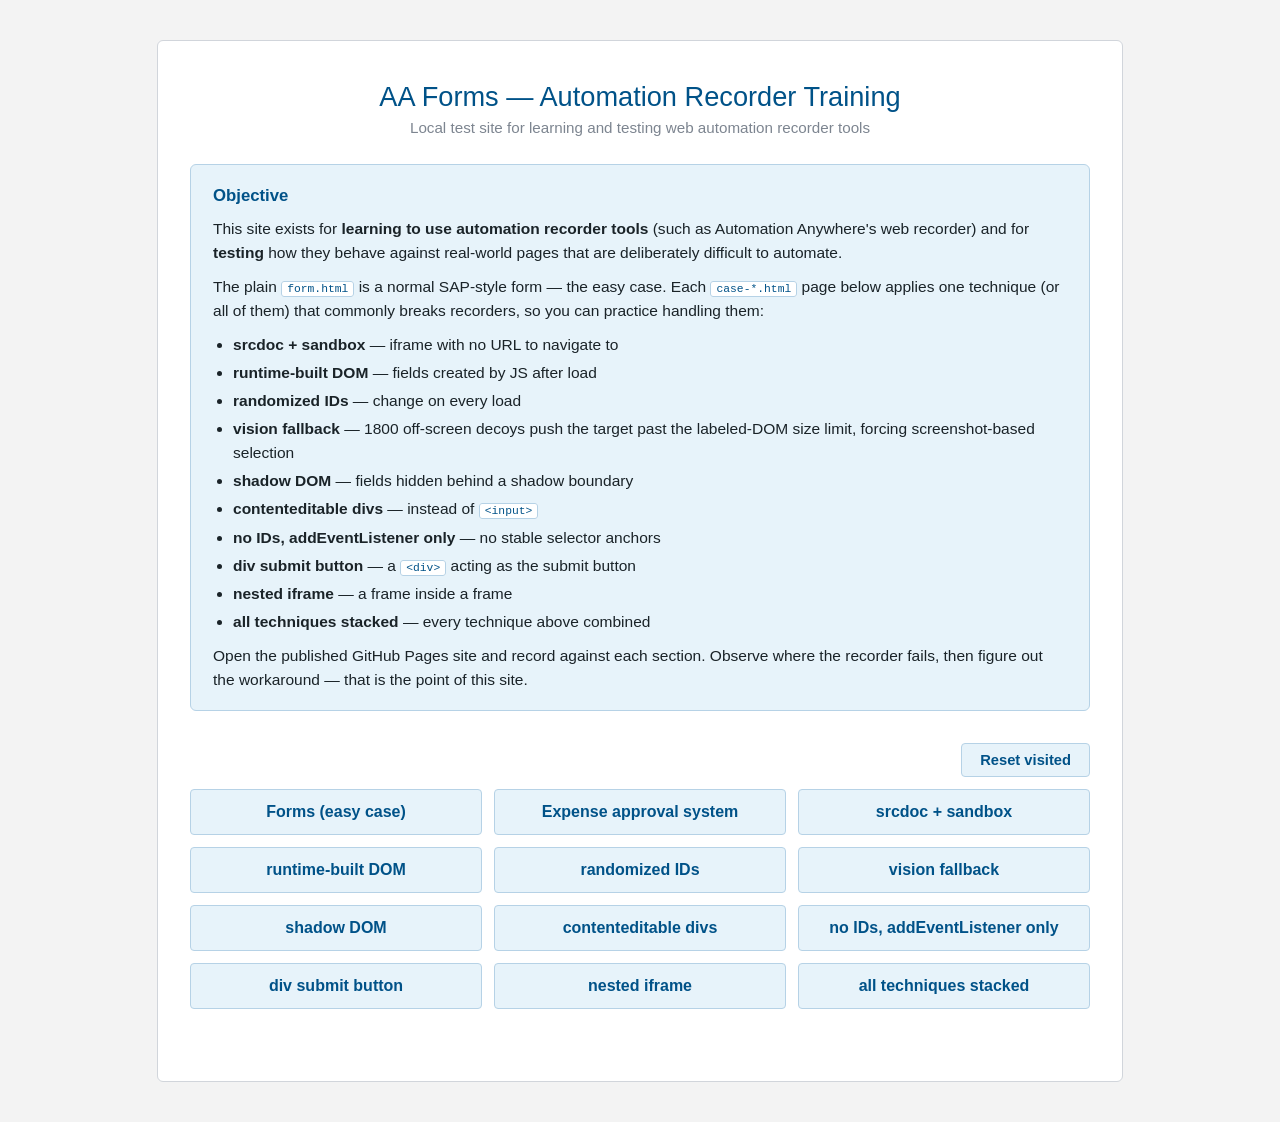
<file: index.html>
<!DOCTYPE html>
<html lang="en">
<head>
    <meta charset="UTF-8">
    <title>AA Forms — Automation Recorder Training</title>
    <style>
        body {
            background: #f3f3f3;
            font-family: Arial, sans-serif;
            margin: 0;
            padding: 0;
        }
        .container {
            max-width: 900px;
            margin: 40px auto;
            background: #fff;
            border: 1px solid #d1d5db;
            border-radius: 6px;
            padding: 40px 32px 48px 32px;
            display: flex;
            flex-direction: column;
            align-items: center;
        }
        h1 {
            font-size: 1.7em;
            color: #005288;
            font-weight: 500;
            margin: 0 0 6px 0;
            text-align: center;
        }
        .subtitle {
            color: #7d8590;
            font-size: 0.95em;
            margin: 0 0 28px 0;
            text-align: center;
        }
        .readme {
            width: 100%;
            background: #e7f3fa;
            border: 1px solid #b6d2e6;
            border-radius: 6px;
            padding: 18px 22px;
            margin-bottom: 32px;
            color: #1a2328;
            font-size: 0.97em;
            line-height: 1.55;
            box-sizing: border-box;
        }
        .readme h2 {
            color: #005288;
            font-size: 1.08em;
            font-weight: 600;
            margin: 0 0 8px 0;
        }
        .readme p {
            margin: 0 0 10px 0;
        }
        .readme p:last-child {
            margin-bottom: 0;
        }
        .readme ul {
            margin: 6px 0 10px 0;
            padding-left: 20px;
        }
        .readme li {
            margin-bottom: 4px;
        }
        .readme code {
            background: #fff;
            border: 1px solid #b6d2e6;
            border-radius: 3px;
            padding: 1px 5px;
            font-size: 0.9em;
            color: #005288;
        }
        .sap-link {
            display: block;
            margin: 0;
            padding: 13px 0;
            text-align: center;
            background: #e7f3fa;
            color: #005288;
            border: 1px solid #b6d2e6;
            border-radius: 4px;
            font-size: 1em;
            font-weight: 600;
            text-decoration: none;
            transition: background 0.2s, color 0.2s;
        }
        .sap-link:hover {
            background: #0070b8;
            color: #fff;
        }
        .sap-link.visited {
            background: #f0f0f0;
            color: #666;
            border-color: #d1d5db;
        }
        .sap-link.visited:hover {
            background: #0070b8;
            color: #fff;
        }
        .links-head {
            width: 100%;
            display: flex;
            justify-content: flex-end;
            margin-bottom: 12px;
        }
        .reset-btn {
            background: #e7f3fa;
            color: #005288;
            border: 1px solid #b6d2e6;
            border-radius: 4px;
            padding: 8px 18px;
            font-size: 0.92em;
            font-weight: 600;
            cursor: pointer;
        }
        .reset-btn:hover {
            background: #0070b8;
            color: #fff;
        }
        .links-grid {
            width: 100%;
            display: grid;
            grid-template-columns: repeat(auto-fit, minmax(220px, 1fr));
            gap: 12px;
            margin-bottom: 24px;
        }
        @media (max-width: 650px) {
            .container {padding: 12px;}
            .readme {padding: 14px;}
        }
    </style>
</head>
<body>
<div class="container">
    <h1>AA Forms — Automation Recorder Training</h1>
    <p class="subtitle">Local test site for learning and testing web automation recorder tools</p>

    <div class="readme">
        <h2>Objective</h2>
        <p>
            This site exists for <strong>learning to use automation recorder tools</strong>
            (such as Automation Anywhere's web recorder) and for <strong>testing</strong> how
            they behave against real-world pages that are deliberately difficult to automate.
        </p>
        <p>The plain <code>form.html</code> is a normal SAP-style form — the easy case.
        Each <code>case-*.html</code> page below applies one technique (or all of them) that
        commonly breaks recorders, so you can practice handling them:</p>
        <ul>
            <li><strong>srcdoc + sandbox</strong> — iframe with no URL to navigate to</li>
            <li><strong>runtime-built DOM</strong> — fields created by JS after load</li>
            <li><strong>randomized IDs</strong> — change on every load</li>
            <li><strong>vision fallback</strong> — 1800 off-screen decoys push the target past the labeled-DOM size limit, forcing screenshot-based selection</li>
            <li><strong>shadow DOM</strong> — fields hidden behind a shadow boundary</li>
            <li><strong>contenteditable divs</strong> — instead of <code>&lt;input&gt;</code></li>
            <li><strong>no IDs, addEventListener only</strong> — no stable selector anchors</li>
            <li><strong>div submit button</strong> — a <code>&lt;div&gt;</code> acting as the submit button</li>
            <li><strong>nested iframe</strong> — a frame inside a frame</li>
            <li><strong>all techniques stacked</strong> — every technique above combined</li>
        </ul>
        <p>
            Open the published GitHub Pages site and record against each section. Observe where the
            recorder fails, then figure out the workaround — that is the point of this site.
        </p>
    </div>

    <div class="links-head">
        <button class="reset-btn" id="reset-btn">Reset visited</button>
    </div>
    <div class="links-grid">
        <a class="sap-link" href="form.html">Forms (easy case)</a>
        <a class="sap-link" href="expense-approval.html">Expense approval system</a>
        <a class="sap-link" href="case-ab.html">srcdoc + sandbox</a>
        <a class="sap-link" href="case-c.html">runtime-built DOM</a>
        <a class="sap-link" href="case-d.html">randomized IDs</a>
        <a class="sap-link" href="vision-fallback.html">vision fallback</a>
        <a class="sap-link" href="case-e.html">shadow DOM</a>
        <a class="sap-link" href="case-f.html">contenteditable divs</a>
        <a class="sap-link" href="case-g.html">no IDs, addEventListener only</a>
        <a class="sap-link" href="case-h.html">div submit button</a>
        <a class="sap-link" href="case-i.html">nested iframe</a>
        <a class="sap-link" href="case-all.html">all techniques stacked</a>
    </div>
</div>
<script>
    var VISITED_KEY = 'aa_visited';
    var visited = new Set(JSON.parse(localStorage.getItem(VISITED_KEY) || '[]'));
    var links = document.querySelectorAll('.sap-link');
    links.forEach(function(a){
        if (visited.has(a.getAttribute('href'))) a.classList.add('visited');
        a.addEventListener('click', function(){
            visited.add(a.getAttribute('href'));
            localStorage.setItem(VISITED_KEY, JSON.stringify(Array.from(visited)));
            a.classList.add('visited');
        });
    });
    document.getElementById('reset-btn').addEventListener('click', function(){
        visited.clear();
        localStorage.removeItem(VISITED_KEY);
        links.forEach(function(a){ a.classList.remove('visited'); });
    });
</script>
</body>
</html>
</file>
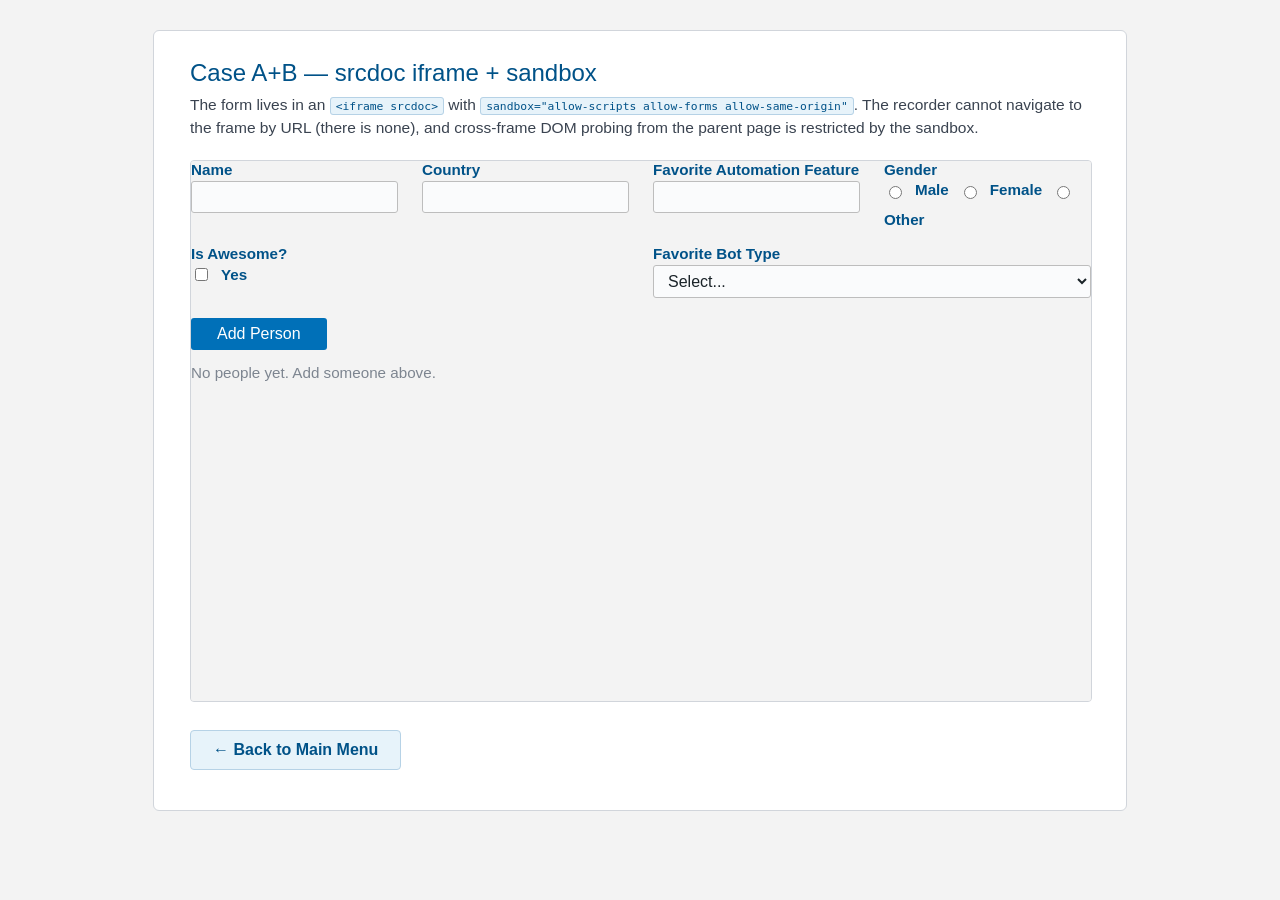
<file: case-ab.html>
<!DOCTYPE html>
<html lang="en">
<head>
    <meta charset="UTF-8">
    <title>Case A+B — srcdoc iframe + sandbox</title>
    <link rel="stylesheet" href="style.css">
</head>
<body>
<div class="container">
    <h1>Case A+B — srcdoc iframe + sandbox</h1>
    <p class="desc">
        The form lives in an <code>&lt;iframe srcdoc&gt;</code> with
        <code>sandbox="allow-scripts allow-forms allow-same-origin"</code>.
        The recorder cannot navigate to the frame by URL (there is none), and cross-frame
        DOM probing from the parent page is restricted by the sandbox.
    </p>
    <div class="frame-wrap">
        <iframe id="frame" title="A+B srcdoc sandbox"></iframe>
    </div>
    <a class="back" href="index.html">&larr; Back to Main Menu</a>
</div>
<script type="text/html" id="inner-doc">
<!DOCTYPE html>
<html><head><meta charset="UTF-8"><link rel="stylesheet" href="style.css"></head>
<body>
<form id="f" autocomplete="off">
    <div class="fg"><label for="name">Name</label><input id="name" name="name" type="text" maxlength="40" required></div>
    <div class="fg"><label for="country">Country</label><input id="country" name="country" type="text" maxlength="32" required></div>
    <div class="fg"><label for="feature">Favorite Automation Feature</label><input id="feature" name="feature" type="text" maxlength="64" required></div>
    <div class="fg"><label>Gender</label><div class="rg">
        <input type="radio" id="male" name="gender" value="Male" required><label for="male">Male</label>
        <input type="radio" id="female" name="gender" value="Female"><label for="female">Female</label>
        <input type="radio" id="other" name="gender" value="Other"><label for="other">Other</label>
    </div></div>
    <div class="fg"><label>Is Awesome?</label><div class="cg"><input type="checkbox" id="awesome" name="awesome"><label for="awesome" style="margin-bottom:0;">Yes</label></div></div>
    <div class="fg"><label for="bot">Favorite Bot Type</label><select id="bot" name="bot" required>
        <option value="">Select...</option><option>Task Bot</option><option>Automation Co-Pilot</option><option>AI Guardrails</option><option>Enterprise Knowledge</option><option>Document Automation</option>
    </select></div>
    <div class="act"><button type="submit">Add Person</button></div>
</form>
<div id="list"></div>
<script>
var rows=[];
var f=document.getElementById('f');
f.addEventListener('submit',function(e){
  e.preventDefault();
  var row={name:f.elements.name.value.trim(),country:f.elements.country.value.trim(),feature:f.elements.feature.value.trim(),gender:f.elements.gender.value,awesome:f.elements.awesome.checked,bot:f.elements.bot.value};
  if(!row.name||!row.country||!row.feature||!row.gender||!row.bot)return;
  rows.push(row);render();f.reset();
});
function render(){
  var l=document.getElementById('list');
  if(!rows.length){l.innerHTML='<div class="empty">No people yet. Add someone above.</div>';return;}
  var h='<table><thead><tr><th>Name</th><th>Country</th><th>Feature</th><th>Gender</th><th>Awesome</th><th>Bot Type</th></tr></thead><tbody>';
  for(var i=0;i<rows.length;i++){var r=rows[i];h+='<tr><td>'+r.name+'</td><td>'+r.country+'</td><td>'+r.feature+'</td><td>'+r.gender+'</td><td>'+(r.awesome?'Yes':'No')+'</td><td>'+r.bot+'</td></tr>';}
  h+='</tbody></table>';l.innerHTML=h;
}
render();
<\/script>
</body></html>
</script>
<script>
    var frame = document.getElementById('frame');
    frame.sandbox = 'allow-scripts allow-forms allow-same-origin';
    frame.srcdoc = document.getElementById('inner-doc').textContent.replace(/<\\\/script>/g, '<\/script>');
</script>
</body>
</html>
</file>
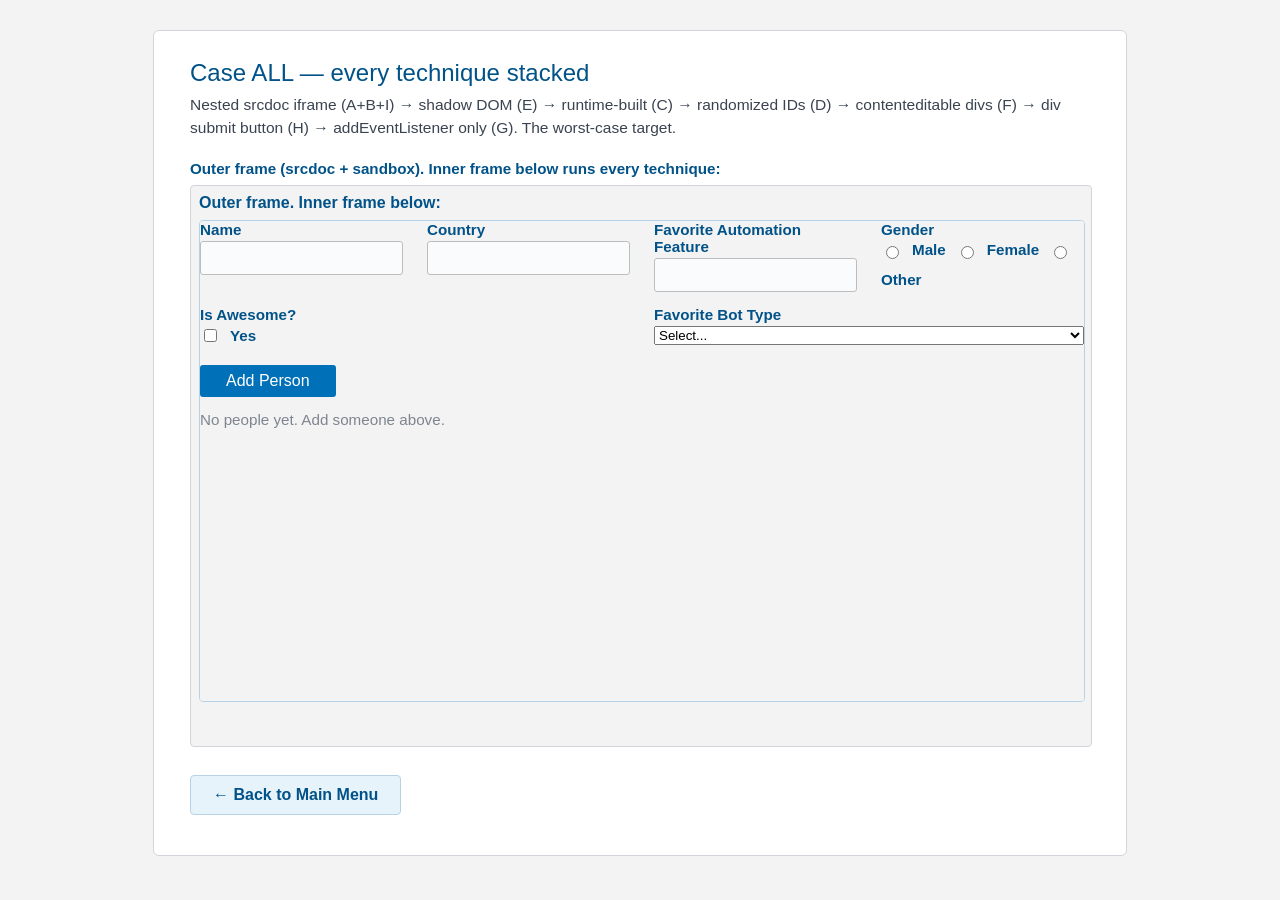
<file: case-all.html>
<!DOCTYPE html>
<html lang="en">
<head>
    <meta charset="UTF-8">
    <title>Case ALL — every technique stacked</title>
    <link rel="stylesheet" href="style.css">
</head>
<body>
<div class="container">
    <h1>Case ALL — every technique stacked</h1>
    <p class="desc">
        Nested srcdoc iframe (A+B+I) &rarr; shadow DOM (E) &rarr; runtime-built (C)
        &rarr; randomized IDs (D) &rarr; contenteditable divs (F) &rarr; div submit button (H)
        &rarr; addEventListener only (G). The worst-case target.
    </p>
    <p class="note">Outer frame (srcdoc + sandbox). Inner frame below runs every technique:</p>
    <div class="frame-wrap">
        <iframe id="outer" style="height: 560px;" title="ALL combined outer"></iframe>
    </div>
    <a class="back" href="index.html">&larr; Back to Main Menu</a>
</div>
<script type="text/html" id="inner-doc">
<!DOCTYPE html>
<html><head><meta charset="UTF-8"><link rel="stylesheet" href="style.css"></head>
<body>
<div id="host"></div>
<div id="list"></div>
<script>
var rows=[];
var host=document.getElementById('host');
var root=host.attachShadow({mode:'open'});
root.innerHTML='<style>'+
  'form{display:flex;flex-wrap:wrap;gap:14px 24px;margin-bottom:14px;}'+
  '.fg{display:flex;flex-direction:column;min-width:200px;flex:1 1 200px;}'+
  'label{font-size:.95em;color:#005288;font-weight:600;margin-bottom:3px;}'+
  '[contenteditable]{padding:6px 10px;border:1px solid #bdbdbd;border-radius:3px;background:#fafbfc;font-size:1em;font-family:inherit;color:#1a2328;min-height:20px;white-space:pre-wrap;}'+
  '[contenteditable]:focus{outline:1px solid #0070b8;}'+
  '.rg,.cg{display:flex;align-items:center;gap:10px;flex-wrap:wrap;}'+
  '.act{flex-basis:100%;margin-top:6px;}'+
  '.divbtn{background:#0070b8;color:#fff;border:none;border-radius:3px;padding:7px 26px;font-size:1em;cursor:pointer;font-weight:500;display:inline-block;}'+
  '.divbtn:hover{background:#005288;}'+
  '.divbtn:focus{outline:2px solid #0070b8;outline-offset:2px;}'+
'</style>'+
'<form autocomplete="off">'+
  '<div class="fg"><label data-for="name">Name</label><div contenteditable="true" data-field="name"></div></div>'+
  '<div class="fg"><label data-for="country">Country</label><div contenteditable="true" data-field="country"></div></div>'+
  '<div class="fg"><label data-for="feature">Favorite Automation Feature</label><div contenteditable="true" data-field="feature"></div></div>'+
  '<div class="fg"><label>Gender</label><div class="rg">'+
    '<input type="radio" data-field="gender" value="Male" required><label data-for="gender-male">Male</label>'+
    '<input type="radio" data-field="gender" value="Female"><label data-for="gender-female">Female</label>'+
    '<input type="radio" data-field="gender" value="Other"><label data-for="gender-other">Other</label>'+
  '</div></div>'+
  '<div class="fg"><label>Is Awesome?</label><div class="cg"><input type="checkbox" data-field="awesome"><label data-for="awesome" style="margin-bottom:0;">Yes</label></div></div>'+
  '<div class="fg"><label data-for="bot">Favorite Bot Type</label><select data-field="bot" required>'+
    '<option value="">Select...</option><option>Task Bot</option><option>Automation Co-Pilot</option><option>AI Guardrails</option><option>Enterprise Knowledge</option><option>Document Automation</option>'+
  '</select></div>'+
  '<div class="act"><div role="button" tabindex="0" class="divbtn">Add Person</div></div>'+
'</form>';
var f=root.querySelector('form');
function suf(){return Math.random().toString(36).slice(2,7);}
function applyIds(){
  var s=suf();
  f.querySelectorAll('[data-field]').forEach(function(el){
    var b=el.getAttribute('data-field');
    el.id=b+'_'+s;
    if(el.type==='radio'){el.name='gender_'+s;}else{el.name=b+'_'+s;}
  });
  f.querySelectorAll('[data-for]').forEach(function(l){
    l.setAttribute('for',l.getAttribute('data-for')+'_'+s);
  });
}
applyIds();
var btn=f.querySelector('[role=button]');
function submit(){
  var q=f.querySelector.bind(f);
  var g=q('input[type=radio]:checked');
  var row={name:q('[data-field=name]').textContent.trim(),country:q('[data-field=country]').textContent.trim(),feature:q('[data-field=feature]').textContent.trim(),gender:g?g.value:'',awesome:q('[data-field=awesome]').checked,bot:q('[data-field=bot]').value};
  if(!row.name||!row.country||!row.feature||!row.gender||!row.bot)return;
  rows.push(row);render();
  q('[data-field=name]').textContent='';q('[data-field=country]').textContent='';q('[data-field=feature]').textContent='';
  q('[data-field=awesome]').checked=false;
  q('input[type=radio]').forEach(function(r){r.checked=false;});
}
btn.addEventListener('click',submit);
btn.addEventListener('keydown',function(e){if(e.key==='Enter'||e.key===' '){e.preventDefault();submit();}});
f.addEventListener('submit',function(e){e.preventDefault();submit();});
function render(){
  var l=document.getElementById('list');
  if(!rows.length){l.innerHTML='<div class="empty">No people yet. Add someone above.</div>';return;}
  var h='<table><thead><tr><th>Name</th><th>Country</th><th>Feature</th><th>Gender</th><th>Awesome</th><th>Bot Type</th></tr></thead><tbody>';
  for(var i=0;i<rows.length;i++){var r=rows[i];h+='<tr><td>'+r.name+'</td><td>'+r.country+'</td><td>'+r.feature+'</td><td>'+r.gender+'</td><td>'+(r.awesome?'Yes':'No')+'</td><td>'+r.bot+'</td></tr>';}
  h+='</tbody></table>';l.innerHTML=h;
}
render();
<\/script>
</body></html>
</script>
<script>
    var innerHtml = document.getElementById('inner-doc').textContent.replace(/<\\\/script>/g, '<\/script>');
    var innerEscaped = JSON.stringify(innerHtml).replace(/<\//g, '<\\/');
    var outerFrame = document.getElementById('outer');
    outerFrame.sandbox = 'allow-scripts allow-same-origin';
    outerFrame.srcdoc =
        '<!DOCTYPE html><html><head><meta charset="UTF-8"></head><body>' +
        '<p style="font-family:Arial;color:#005288;margin:0 0 8px;font-weight:600;">Outer frame. Inner frame below:</p>' +
        '<iframe id="inner" style="width:100%;height:480px;border:1px solid #b6d2e6;border-radius:4px;background:#fff;"></iframe>' +
        '<script>document.getElementById("inner").srcdoc=' + innerEscaped + ';<\/script>' +
        '</body></html>';
</script>
</body>
</html>
</file>
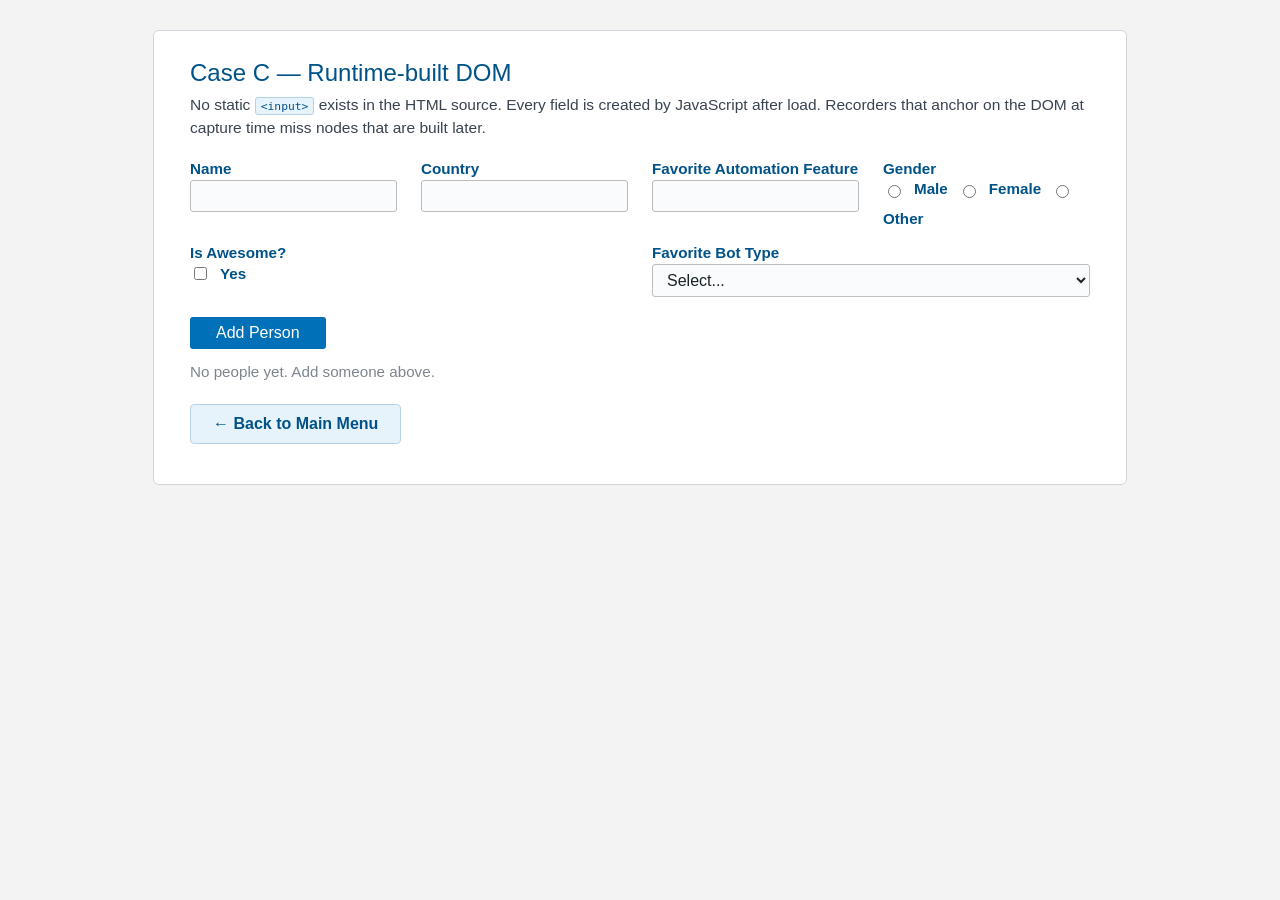
<file: case-c.html>
<!DOCTYPE html>
<html lang="en">
<head>
    <meta charset="UTF-8">
    <title>Case C — Runtime-built DOM</title>
    <link rel="stylesheet" href="style.css">
</head>
<body>
<div class="container">
    <h1>Case C — Runtime-built DOM</h1>
    <p class="desc">
        No static <code>&lt;input&gt;</code> exists in the HTML source. Every field is created
        by JavaScript after load. Recorders that anchor on the DOM at capture time miss nodes
        that are built later.
    </p>
    <div id="mount"></div>
    <div id="list"></div>
    <a class="back" href="index.html">&larr; Back to Main Menu</a>
</div>
<script>
    var rows = [];
    var mount = document.getElementById('mount');
    mount.innerHTML = '<form id="f" autocomplete="off">' +
        '<div class="fg"><label for="name">Name</label><input id="name" name="name" type="text" maxlength="40" required></div>' +
        '<div class="fg"><label for="country">Country</label><input id="country" name="country" type="text" maxlength="32" required></div>' +
        '<div class="fg"><label for="feature">Favorite Automation Feature</label><input id="feature" name="feature" type="text" maxlength="64" required></div>' +
        '<div class="fg"><label>Gender</label><div class="rg">' +
            '<input type="radio" id="male" name="gender" value="Male" required><label for="male">Male</label>' +
            '<input type="radio" id="female" name="gender" value="Female"><label for="female">Female</label>' +
            '<input type="radio" id="other" name="gender" value="Other"><label for="other">Other</label>' +
        '</div></div>' +
        '<div class="fg"><label>Is Awesome?</label><div class="cg"><input type="checkbox" id="awesome" name="awesome"><label for="awesome" style="margin-bottom:0;">Yes</label></div></div>' +
        '<div class="fg"><label for="bot">Favorite Bot Type</label><select id="bot" name="bot" required>' +
            '<option value="">Select...</option><option>Task Bot</option><option>Automation Co-Pilot</option><option>AI Guardrails</option><option>Enterprise Knowledge</option><option>Document Automation</option>' +
        '</select></div>' +
        '<div class="act"><button type="submit">Add Person</button></div>' +
    '</form>';
    var f = document.getElementById('f');
    f.addEventListener('submit', function(e){
        e.preventDefault();
        var row = {name:f.elements.name.value.trim(),country:f.elements.country.value.trim(),feature:f.elements.feature.value.trim(),gender:f.elements.gender.value,awesome:f.elements.awesome.checked,bot:f.elements.bot.value};
        if(!row.name||!row.country||!row.feature||!row.gender||!row.bot)return;
        rows.push(row);render();f.reset();
    });
    function render(){
        var l=document.getElementById('list');
        if(!rows.length){l.innerHTML='<div class="empty">No people yet. Add someone above.</div>';return;}
        var h='<table><thead><tr><th>Name</th><th>Country</th><th>Feature</th><th>Gender</th><th>Awesome</th><th>Bot Type</th></tr></thead><tbody>';
        for(var i=0;i<rows.length;i++){var r=rows[i];h+='<tr><td>'+r.name+'</td><td>'+r.country+'</td><td>'+r.feature+'</td><td>'+r.gender+'</td><td>'+(r.awesome?'Yes':'No')+'</td><td>'+r.bot+'</td></tr>';}
        h+='</tbody></table>';l.innerHTML=h;
    }
    render();
</script>
</body>
</html>
</file>
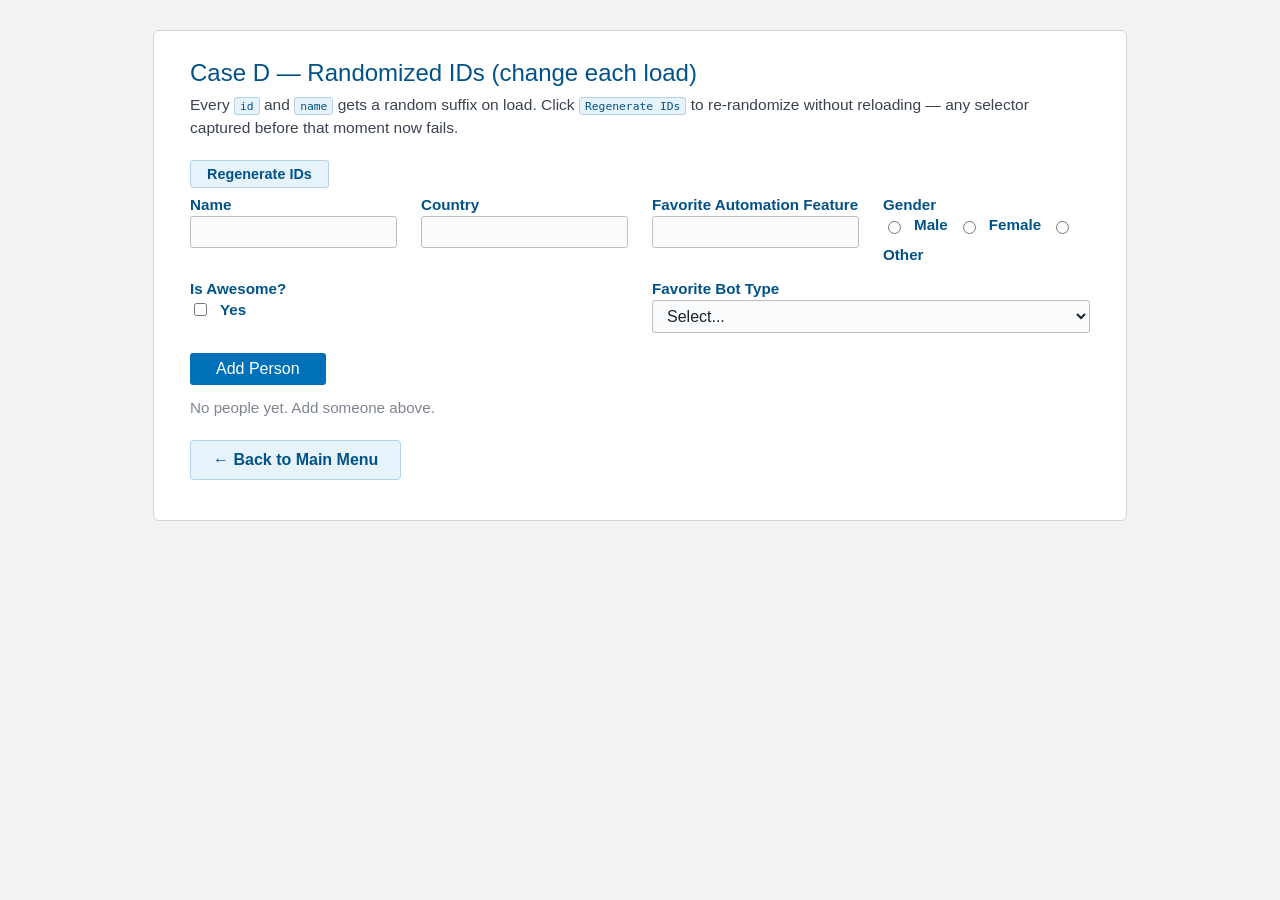
<file: case-d.html>
<!DOCTYPE html>
<html lang="en">
<head>
    <meta charset="UTF-8">
    <title>Case D — Randomized IDs</title>
    <link rel="stylesheet" href="style.css">
</head>
<body>
<div class="container">
    <h1>Case D — Randomized IDs (change each load)</h1>
    <p class="desc">
        Every <code>id</code> and <code>name</code> gets a random suffix on load. Click
        <code>Regenerate IDs</code> to re-randomize without reloading — any selector captured
        before that moment now fails.
    </p>
    <button class="rebtn" id="rebtn">Regenerate IDs</button>
    <form id="f" autocomplete="off">
        <div class="fg"><label data-for="name">Name</label><input data-field="name" type="text" maxlength="40" required></div>
        <div class="fg"><label data-for="country">Country</label><input data-field="country" type="text" maxlength="32" required></div>
        <div class="fg"><label data-for="feature">Favorite Automation Feature</label><input data-field="feature" type="text" maxlength="64" required></div>
        <div class="fg"><label>Gender</label><div class="rg">
            <input type="radio" data-field="gender" value="Male" required><label data-for="gender-male">Male</label>
            <input type="radio" data-field="gender" value="Female"><label data-for="gender-female">Female</label>
            <input type="radio" data-field="gender" value="Other"><label data-for="gender-other">Other</label>
        </div></div>
        <div class="fg"><label>Is Awesome?</label><div class="cg"><input type="checkbox" data-field="awesome"><label data-for="awesome" style="margin-bottom:0;">Yes</label></div></div>
        <div class="fg"><label data-for="bot">Favorite Bot Type</label><select data-field="bot" required>
            <option value="">Select...</option><option>Task Bot</option><option>Automation Co-Pilot</option><option>AI Guardrails</option><option>Enterprise Knowledge</option><option>Document Automation</option>
        </select></div>
        <div class="act"><button type="submit">Add Person</button></div>
    </form>
    <div id="list"></div>
    <a class="back" href="index.html">&larr; Back to Main Menu</a>
</div>
<script>
    var rows = [];
    var f = document.getElementById('f');
    function suf(){return Math.random().toString(36).slice(2,7);}
    function applyIds(){
        var s = suf();
        f.querySelectorAll('[data-field]').forEach(function(el){
            var b = el.getAttribute('data-field');
            el.id = b + '_' + s;
            if(el.type === 'radio'){el.name = 'gender_' + s;}
            else if(el.tagName === 'SELECT' || el.type === 'text'){el.name = b + '_' + s;}
        });
        f.querySelectorAll('[data-for]').forEach(function(l){
            l.setAttribute('for', l.getAttribute('data-for') + '_' + s);
        });
    }
    applyIds();
    document.getElementById('rebtn').addEventListener('click', applyIds);
    f.addEventListener('submit', function(e){
        e.preventDefault();
        var q = f.querySelector.bind(f);
        var g = q('input[type=radio]:checked');
        var row = {name:q('[data-field=name]').value.trim(),country:q('[data-field=country]').value.trim(),feature:q('[data-field=feature]').value.trim(),gender:g?g.value:'',awesome:q('[data-field=awesome]').checked,bot:q('[data-field=bot]').value};
        if(!row.name||!row.country||!row.feature||!row.gender||!row.bot)return;
        rows.push(row);render();f.reset();
    });
    function render(){
        var l=document.getElementById('list');
        if(!rows.length){l.innerHTML='<div class="empty">No people yet. Add someone above.</div>';return;}
        var h='<table><thead><tr><th>Name</th><th>Country</th><th>Feature</th><th>Gender</th><th>Awesome</th><th>Bot Type</th></tr></thead><tbody>';
        for(var i=0;i<rows.length;i++){var r=rows[i];h+='<tr><td>'+r.name+'</td><td>'+r.country+'</td><td>'+r.feature+'</td><td>'+r.gender+'</td><td>'+(r.awesome?'Yes':'No')+'</td><td>'+r.bot+'</td></tr>';}
        h+='</tbody></table>';l.innerHTML=h;
    }
    render();
</script>
</body>
</html>
</file>
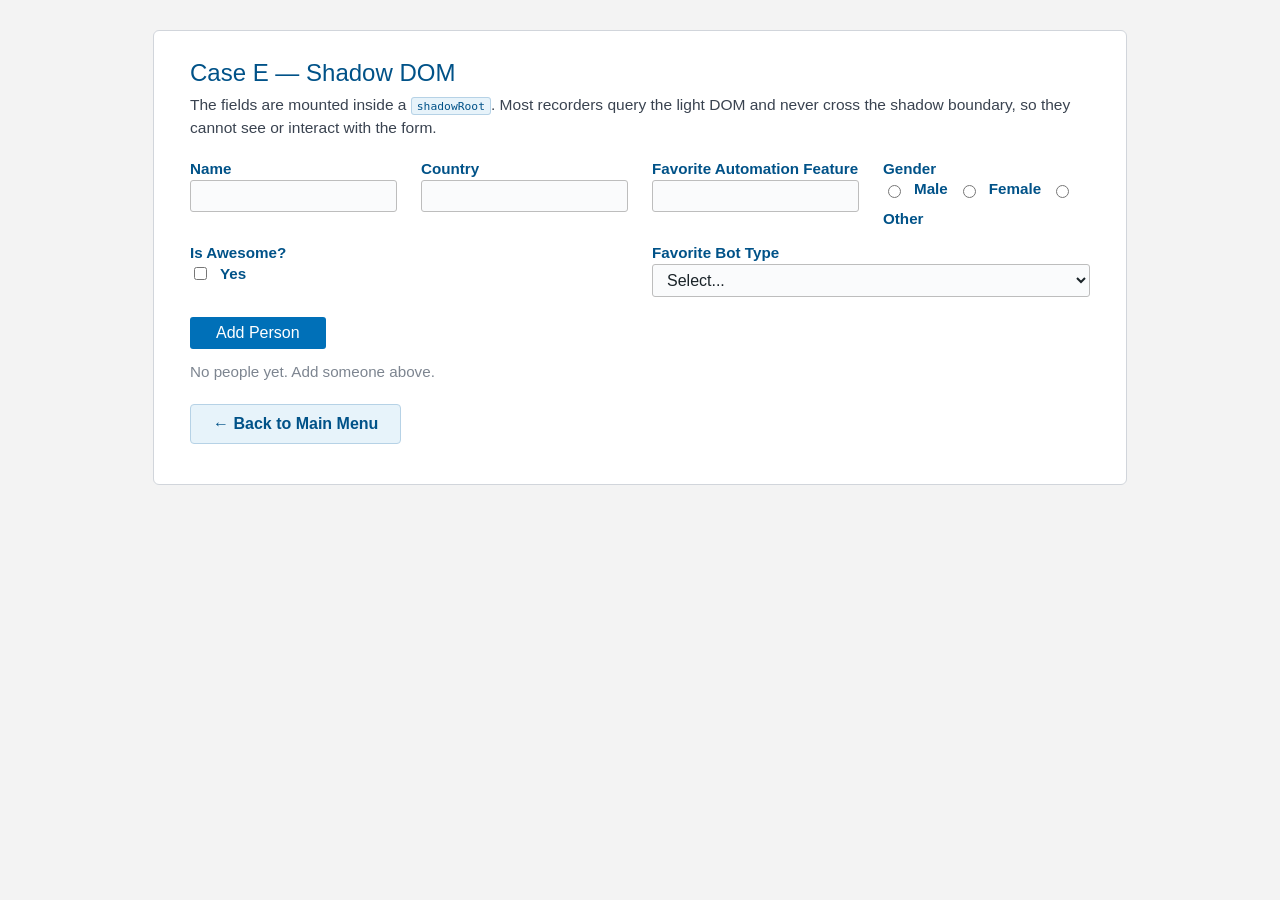
<file: case-e.html>
<!DOCTYPE html>
<html lang="en">
<head>
    <meta charset="UTF-8">
    <title>Case E — Shadow DOM</title>
    <link rel="stylesheet" href="style.css">
</head>
<body>
<div class="container">
    <h1>Case E — Shadow DOM</h1>
    <p class="desc">
        The fields are mounted inside a <code>shadowRoot</code>. Most recorders query the
        light DOM and never cross the shadow boundary, so they cannot see or interact with
        the form.
    </p>
    <div id="host"></div>
    <div id="list"></div>
    <a class="back" href="index.html">&larr; Back to Main Menu</a>
</div>
<script>
    var rows = [];
    var host = document.getElementById('host');
    var root = host.attachShadow({mode:'open'});
    root.innerHTML =
        '<style>' +
            'form{display:flex;flex-wrap:wrap;gap:14px 24px;margin-bottom:14px;}' +
            '.fg{display:flex;flex-direction:column;min-width:200px;flex:1 1 200px;}' +
            'label{font-size:.95em;color:#005288;font-weight:600;margin-bottom:3px;}' +
            'input[type=text],select{padding:6px 10px;border:1px solid #bdbdbd;border-radius:3px;background:#fafbfc;font-size:1em;font-family:inherit;color:#1a2328;}' +
            '.rg,.cg{display:flex;align-items:center;gap:10px;flex-wrap:wrap;}' +
            '.act{flex-basis:100%;margin-top:6px;}' +
            'button{background:#0070b8;color:#fff;border:none;border-radius:3px;padding:7px 26px;font-size:1em;cursor:pointer;font-weight:500;}' +
            'button:hover{background:#005288;}' +
        '</style>' +
        '<form id="f" autocomplete="off">' +
            '<div class="fg"><label for="name">Name</label><input id="name" name="name" type="text" maxlength="40" required></div>' +
            '<div class="fg"><label for="country">Country</label><input id="country" name="country" type="text" maxlength="32" required></div>' +
            '<div class="fg"><label for="feature">Favorite Automation Feature</label><input id="feature" name="feature" type="text" maxlength="64" required></div>' +
            '<div class="fg"><label>Gender</label><div class="rg">' +
                '<input type="radio" id="male" name="gender" value="Male" required><label for="male">Male</label>' +
                '<input type="radio" id="female" name="gender" value="Female"><label for="female">Female</label>' +
                '<input type="radio" id="other" name="gender" value="Other"><label for="other">Other</label>' +
            '</div></div>' +
            '<div class="fg"><label>Is Awesome?</label><div class="cg"><input type="checkbox" id="awesome" name="awesome"><label for="awesome" style="margin-bottom:0;">Yes</label></div></div>' +
            '<div class="fg"><label for="bot">Favorite Bot Type</label><select id="bot" name="bot" required>' +
                '<option value="">Select...</option><option>Task Bot</option><option>Automation Co-Pilot</option><option>AI Guardrails</option><option>Enterprise Knowledge</option><option>Document Automation</option>' +
            '</select></div>' +
            '<div class="act"><button type="submit">Add Person</button></div>' +
        '</form>';
    var f = root.querySelector('#f');
    f.addEventListener('submit', function(e){
        e.preventDefault();
        var row = {name:f.elements.name.value.trim(),country:f.elements.country.value.trim(),feature:f.elements.feature.value.trim(),gender:f.elements.gender.value,awesome:f.elements.awesome.checked,bot:f.elements.bot.value};
        if(!row.name||!row.country||!row.feature||!row.gender||!row.bot)return;
        rows.push(row);render();f.reset();
    });
    function render(){
        var l=document.getElementById('list');
        if(!rows.length){l.innerHTML='<div class="empty">No people yet. Add someone above.</div>';return;}
        var h='<table><thead><tr><th>Name</th><th>Country</th><th>Feature</th><th>Gender</th><th>Awesome</th><th>Bot Type</th></tr></thead><tbody>';
        for(var i=0;i<rows.length;i++){var r=rows[i];h+='<tr><td>'+r.name+'</td><td>'+r.country+'</td><td>'+r.feature+'</td><td>'+r.gender+'</td><td>'+(r.awesome?'Yes':'No')+'</td><td>'+r.bot+'</td></tr>';}
        h+='</tbody></table>';l.innerHTML=h;
    }
    render();
</script>
</body>
</html>
</file>
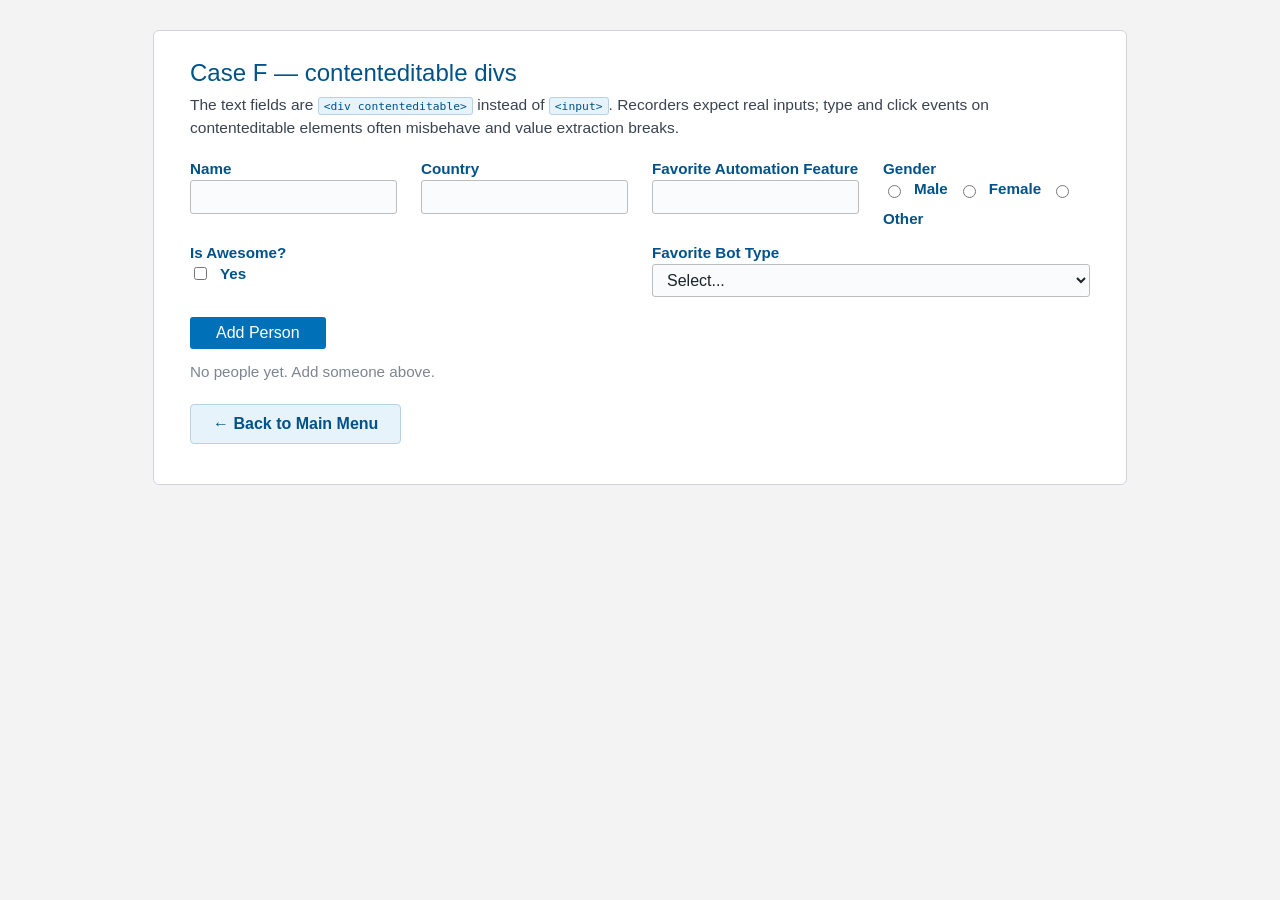
<file: case-f.html>
<!DOCTYPE html>
<html lang="en">
<head>
    <meta charset="UTF-8">
    <title>Case F — contenteditable divs</title>
    <link rel="stylesheet" href="style.css">
</head>
<body>
<div class="container">
    <h1>Case F — contenteditable divs</h1>
    <p class="desc">
        The text fields are <code>&lt;div contenteditable&gt;</code> instead of
        <code>&lt;input&gt;</code>. Recorders expect real inputs; type and click events on
        contenteditable elements often misbehave and value extraction breaks.
    </p>
    <form id="f" autocomplete="off">
        <div class="fg"><label>Name</label><div contenteditable="true" data-field="name" class="ce"></div></div>
        <div class="fg"><label>Country</label><div contenteditable="true" data-field="country" class="ce"></div></div>
        <div class="fg"><label>Favorite Automation Feature</label><div contenteditable="true" data-field="feature" class="ce"></div></div>
        <div class="fg"><label>Gender</label><div class="rg">
            <input type="radio" id="male" name="gender" value="Male" required><label for="male">Male</label>
            <input type="radio" id="female" name="gender" value="Female"><label for="female">Female</label>
            <input type="radio" id="other" name="gender" value="Other"><label for="other">Other</label>
        </div></div>
        <div class="fg"><label>Is Awesome?</label><div class="cg"><input type="checkbox" id="awesome" name="awesome"><label for="awesome" style="margin-bottom:0;">Yes</label></div></div>
        <div class="fg"><label>Favorite Bot Type</label><select id="bot" name="bot" required>
            <option value="">Select...</option><option>Task Bot</option><option>Automation Co-Pilot</option><option>AI Guardrails</option><option>Enterprise Knowledge</option><option>Document Automation</option>
        </select></div>
        <div class="act"><button type="submit">Add Person</button></div>
    </form>
    <div id="list"></div>
    <a class="back" href="index.html">&larr; Back to Main Menu</a>
</div>
<script>
    var rows = [];
    var f = document.getElementById('f');
    f.addEventListener('submit', function(e){
        e.preventDefault();
        var g = f.querySelector('input[name=gender]:checked');
        var row = {name:f.querySelector('[data-field=name]').textContent.trim(),country:f.querySelector('[data-field=country]').textContent.trim(),feature:f.querySelector('[data-field=feature]').textContent.trim(),gender:g?g.value:'',awesome:f.querySelector('#awesome').checked,bot:f.querySelector('#bot').value};
        if(!row.name||!row.country||!row.feature||!row.gender||!row.bot)return;
        rows.push(row);render();
        f.querySelectorAll('[data-field]').forEach(function(el){el.textContent='';});
        f.querySelector('#awesome').checked = false;
        f.querySelectorAll('input[type=radio]').forEach(function(r){r.checked=false;});
    });
    function render(){
        var l=document.getElementById('list');
        if(!rows.length){l.innerHTML='<div class="empty">No people yet. Add someone above.</div>';return;}
        var h='<table><thead><tr><th>Name</th><th>Country</th><th>Feature</th><th>Gender</th><th>Awesome</th><th>Bot Type</th></tr></thead><tbody>';
        for(var i=0;i<rows.length;i++){var r=rows[i];h+='<tr><td>'+r.name+'</td><td>'+r.country+'</td><td>'+r.feature+'</td><td>'+r.gender+'</td><td>'+(r.awesome?'Yes':'No')+'</td><td>'+r.bot+'</td></tr>';}
        h+='</tbody></table>';l.innerHTML=h;
    }
    render();
</script>
</body>
</html>
</file>
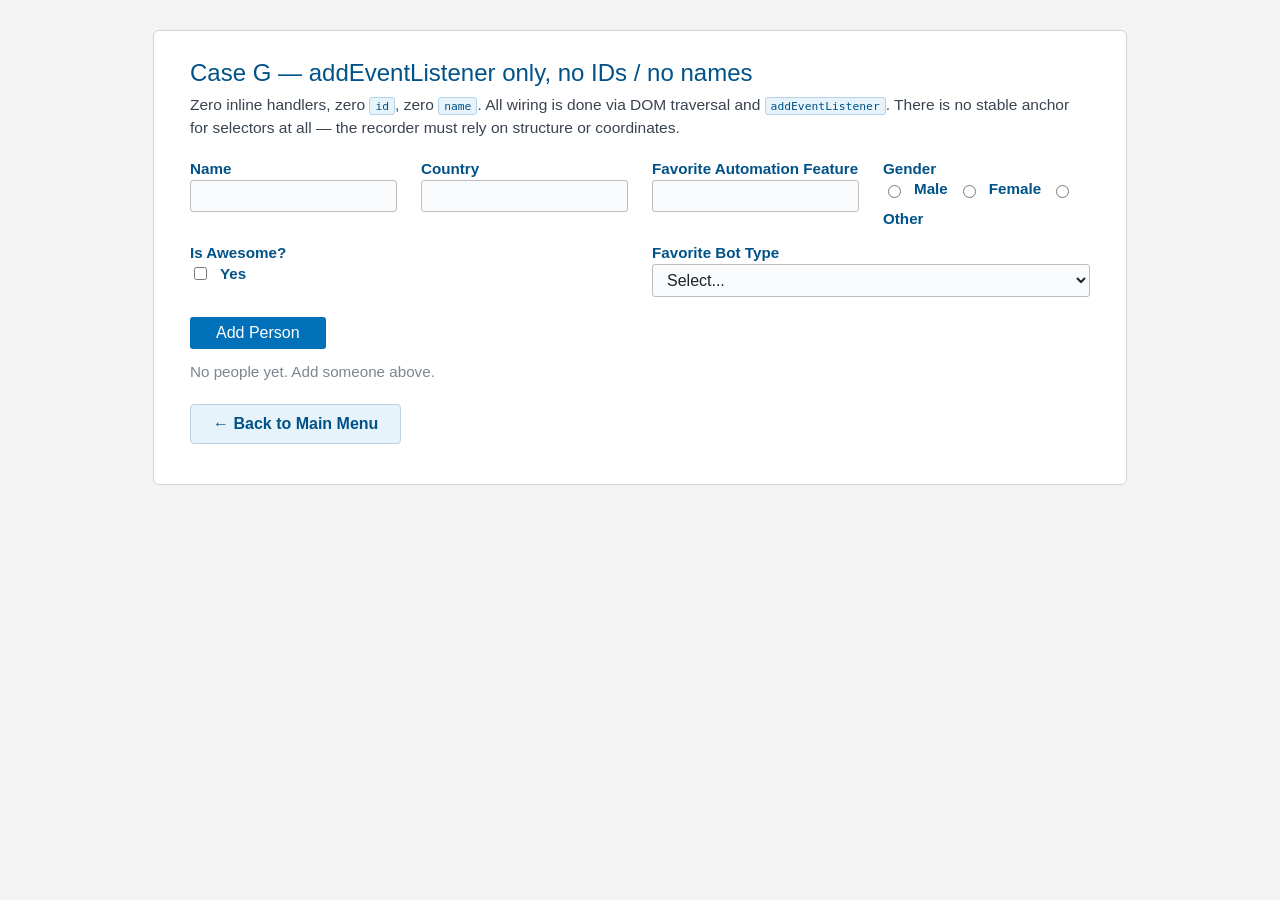
<file: case-g.html>
<!DOCTYPE html>
<html lang="en">
<head>
    <meta charset="UTF-8">
    <title>Case G — No IDs, addEventListener only</title>
    <link rel="stylesheet" href="style.css">
</head>
<body>
<div class="container">
    <h1>Case G — addEventListener only, no IDs / no names</h1>
    <p class="desc">
        Zero inline handlers, zero <code>id</code>, zero <code>name</code>. All wiring is done
        via DOM traversal and <code>addEventListener</code>. There is no stable anchor for
        selectors at all — the recorder must rely on structure or coordinates.
    </p>
    <form autocomplete="off">
        <div class="fg"><label>Name</label><input type="text" maxlength="40" required></div>
        <div class="fg"><label>Country</label><input type="text" maxlength="32" required></div>
        <div class="fg"><label>Favorite Automation Feature</label><input type="text" maxlength="64" required></div>
        <div class="fg"><label>Gender</label><div class="rg">
            <input type="radio" value="Male" required><label>Male</label>
            <input type="radio" value="Female"><label>Female</label>
            <input type="radio" value="Other"><label>Other</label>
        </div></div>
        <div class="fg"><label>Is Awesome?</label><div class="cg"><input type="checkbox"><label style="margin-bottom:0;">Yes</label></div></div>
        <div class="fg"><label>Favorite Bot Type</label><select required>
            <option value="">Select...</option><option>Task Bot</option><option>Automation Co-Pilot</option><option>AI Guardrails</option><option>Enterprise Knowledge</option><option>Document Automation</option>
        </select></div>
        <div class="act"><button type="submit">Add Person</button></div>
    </form>
    <div id="list"></div>
    <a class="back" href="index.html">&larr; Back to Main Menu</a>
</div>
<script>
    var rows = [];
    var f = document.querySelector('form');
    var texts = f.querySelectorAll('input[type=text]');
    f.addEventListener('submit', function(e){
        e.preventDefault();
        var g = f.querySelector('input[type=radio]:checked');
        var row = {name:texts[0].value.trim(),country:texts[1].value.trim(),feature:texts[2].value.trim(),gender:g?g.value:'',awesome:f.querySelector('input[type=checkbox]').checked,bot:f.querySelector('select').value};
        if(!row.name||!row.country||!row.feature||!row.gender||!row.bot)return;
        rows.push(row);render();f.reset();
    });
    function render(){
        var l=document.getElementById('list');
        if(!rows.length){l.innerHTML='<div class="empty">No people yet. Add someone above.</div>';return;}
        var h='<table><thead><tr><th>Name</th><th>Country</th><th>Feature</th><th>Gender</th><th>Awesome</th><th>Bot Type</th></tr></thead><tbody>';
        for(var i=0;i<rows.length;i++){var r=rows[i];h+='<tr><td>'+r.name+'</td><td>'+r.country+'</td><td>'+r.feature+'</td><td>'+r.gender+'</td><td>'+(r.awesome?'Yes':'No')+'</td><td>'+r.bot+'</td></tr>';}
        h+='</tbody></table>';l.innerHTML=h;
    }
    render();
</script>
</body>
</html>
</file>
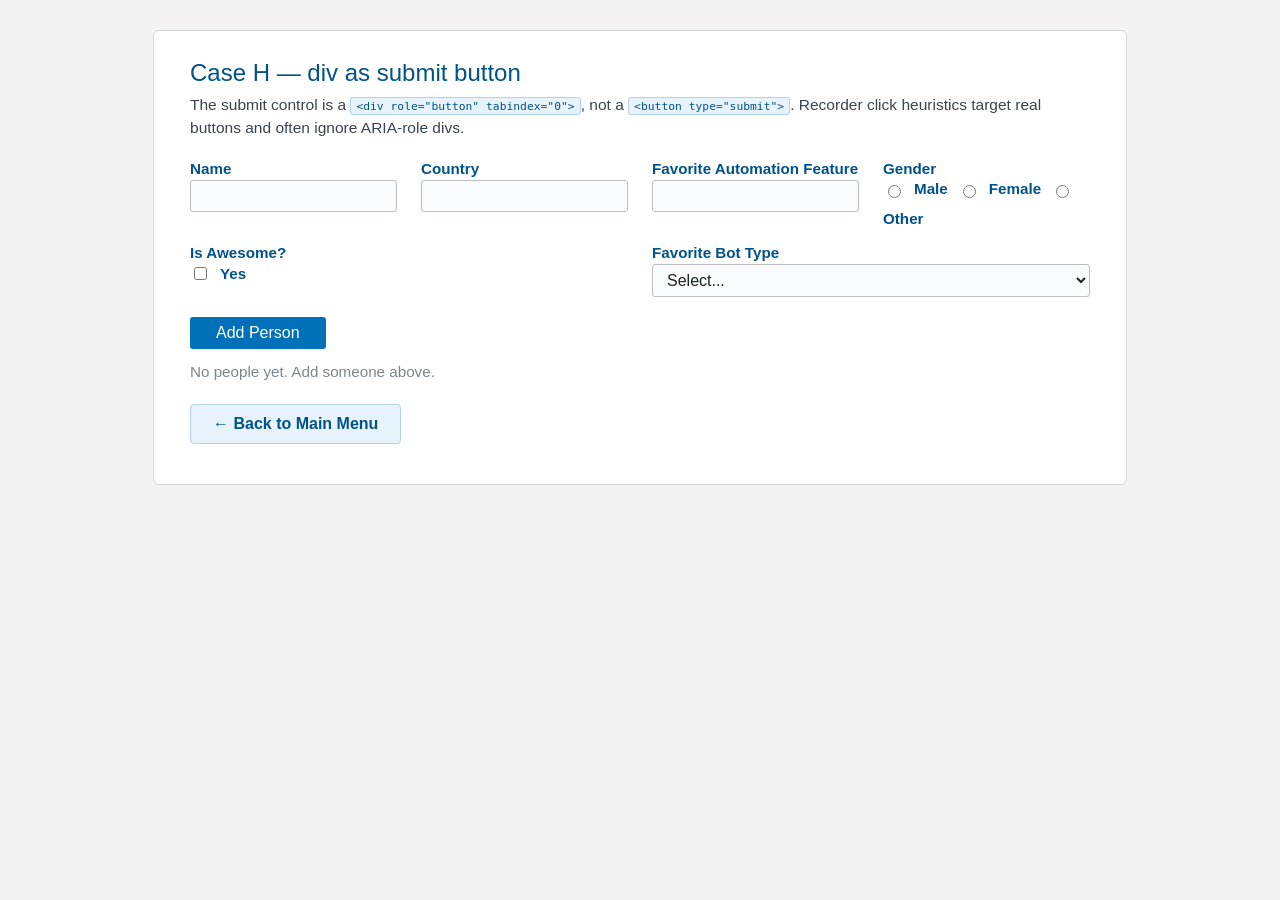
<file: case-h.html>
<!DOCTYPE html>
<html lang="en">
<head>
    <meta charset="UTF-8">
    <title>Case H — div as submit button</title>
    <link rel="stylesheet" href="style.css">
</head>
<body>
<div class="container">
    <h1>Case H — div as submit button</h1>
    <p class="desc">
        The submit control is a <code>&lt;div role="button" tabindex="0"&gt;</code>, not a
        <code>&lt;button type="submit"&gt;</code>. Recorder click heuristics target real
        buttons and often ignore ARIA-role divs.
    </p>
    <form id="f" autocomplete="off">
        <div class="fg"><label for="name">Name</label><input id="name" name="name" type="text" maxlength="40" required></div>
        <div class="fg"><label for="country">Country</label><input id="country" name="country" type="text" maxlength="32" required></div>
        <div class="fg"><label for="feature">Favorite Automation Feature</label><input id="feature" name="feature" type="text" maxlength="64" required></div>
        <div class="fg"><label>Gender</label><div class="rg">
            <input type="radio" id="male" name="gender" value="Male" required><label for="male">Male</label>
            <input type="radio" id="female" name="gender" value="Female"><label for="female">Female</label>
            <input type="radio" id="other" name="gender" value="Other"><label for="other">Other</label>
        </div></div>
        <div class="fg"><label>Is Awesome?</label><div class="cg"><input type="checkbox" id="awesome" name="awesome"><label for="awesome" style="margin-bottom:0;">Yes</label></div></div>
        <div class="fg"><label for="bot">Favorite Bot Type</label><select id="bot" name="bot" required>
            <option value="">Select...</option><option>Task Bot</option><option>Automation Co-Pilot</option><option>AI Guardrails</option><option>Enterprise Knowledge</option><option>Document Automation</option>
        </select></div>
        <div class="act"><div role="button" tabindex="0" class="divbtn" id="submitdiv">Add Person</div></div>
    </form>
    <div id="list"></div>
    <a class="back" href="index.html">&larr; Back to Main Menu</a>
</div>
<script>
    var rows = [];
    var f = document.getElementById('f');
    var btn = document.getElementById('submitdiv');
    function submit(){
        var g = f.querySelector('input[name=gender]:checked');
        var row = {name:f.elements.name.value.trim(),country:f.elements.country.value.trim(),feature:f.elements.feature.value.trim(),gender:g?g.value:'',awesome:f.elements.awesome.checked,bot:f.elements.bot.value};
        if(!row.name||!row.country||!row.feature||!row.gender||!row.bot)return;
        rows.push(row);render();f.reset();
    }
    btn.addEventListener('click', submit);
    btn.addEventListener('keydown', function(e){if(e.key==='Enter'||e.key===' '){e.preventDefault();submit();}});
    f.addEventListener('submit', function(e){e.preventDefault();submit();});
    function render(){
        var l=document.getElementById('list');
        if(!rows.length){l.innerHTML='<div class="empty">No people yet. Add someone above.</div>';return;}
        var h='<table><thead><tr><th>Name</th><th>Country</th><th>Feature</th><th>Gender</th><th>Awesome</th><th>Bot Type</th></tr></thead><tbody>';
        for(var i=0;i<rows.length;i++){var r=rows[i];h+='<tr><td>'+r.name+'</td><td>'+r.country+'</td><td>'+r.feature+'</td><td>'+r.gender+'</td><td>'+(r.awesome?'Yes':'No')+'</td><td>'+r.bot+'</td></tr>';}
        h+='</tbody></table>';l.innerHTML=h;
    }
    render();
</script>
</body>
</html>
</file>
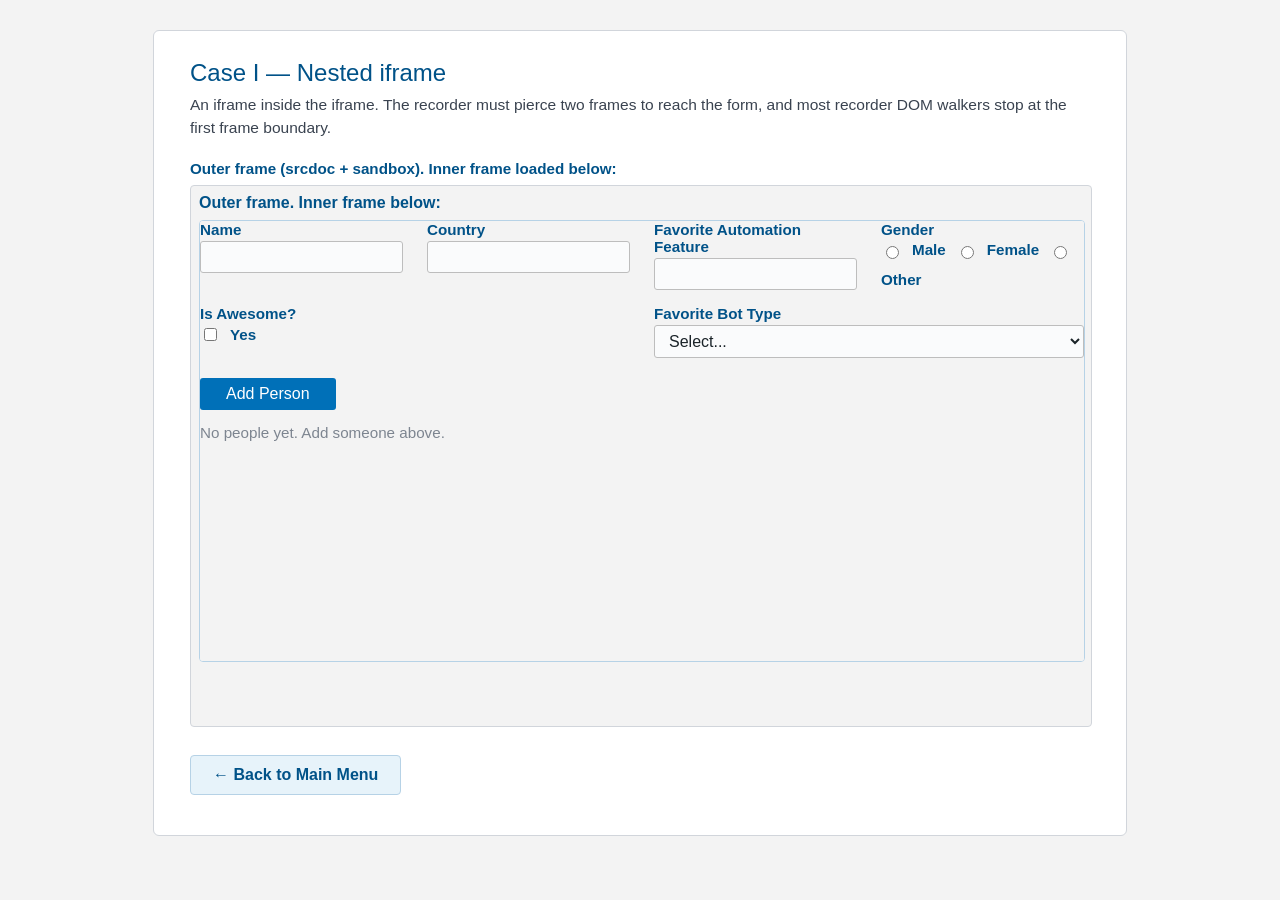
<file: case-i.html>
<!DOCTYPE html>
<html lang="en">
<head>
    <meta charset="UTF-8">
    <title>Case I — Nested iframe</title>
    <link rel="stylesheet" href="style.css">
</head>
<body>
<div class="container">
    <h1>Case I — Nested iframe</h1>
    <p class="desc">
        An iframe inside the iframe. The recorder must pierce two frames to reach the form,
        and most recorder DOM walkers stop at the first frame boundary.
    </p>
    <p class="note">Outer frame (srcdoc + sandbox). Inner frame loaded below:</p>
    <div class="frame-wrap">
        <iframe id="outer" title="I nested outer"></iframe>
    </div>
    <a class="back" href="index.html">&larr; Back to Main Menu</a>
</div>
<script type="text/html" id="inner-doc">
<!DOCTYPE html>
<html><head><meta charset="UTF-8"><link rel="stylesheet" href="style.css"></head>
<body>
<form id="f" autocomplete="off">
    <div class="fg"><label for="name">Name</label><input id="name" name="name" type="text" maxlength="40" required></div>
    <div class="fg"><label for="country">Country</label><input id="country" name="country" type="text" maxlength="32" required></div>
    <div class="fg"><label for="feature">Favorite Automation Feature</label><input id="feature" name="feature" type="text" maxlength="64" required></div>
    <div class="fg"><label>Gender</label><div class="rg">
        <input type="radio" id="male" name="gender" value="Male" required><label for="male">Male</label>
        <input type="radio" id="female" name="gender" value="Female"><label for="female">Female</label>
        <input type="radio" id="other" name="gender" value="Other"><label for="other">Other</label>
    </div></div>
    <div class="fg"><label>Is Awesome?</label><div class="cg"><input type="checkbox" id="awesome" name="awesome"><label for="awesome" style="margin-bottom:0;">Yes</label></div></div>
    <div class="fg"><label for="bot">Favorite Bot Type</label><select id="bot" name="bot" required>
        <option value="">Select...</option><option>Task Bot</option><option>Automation Co-Pilot</option><option>AI Guardrails</option><option>Enterprise Knowledge</option><option>Document Automation</option>
    </select></div>
    <div class="act"><button type="submit">Add Person</button></div>
</form>
<div id="list"></div>
<script>
var rows=[];
var f=document.getElementById('f');
f.addEventListener('submit',function(e){
  e.preventDefault();
  var row={name:f.elements.name.value.trim(),country:f.elements.country.value.trim(),feature:f.elements.feature.value.trim(),gender:f.elements.gender.value,awesome:f.elements.awesome.checked,bot:f.elements.bot.value};
  if(!row.name||!row.country||!row.feature||!row.gender||!row.bot)return;
  rows.push(row);render();f.reset();
});
function render(){
  var l=document.getElementById('list');
  if(!rows.length){l.innerHTML='<div class="empty">No people yet. Add someone above.</div>';return;}
  var h='<table><thead><tr><th>Name</th><th>Country</th><th>Feature</th><th>Gender</th><th>Awesome</th><th>Bot Type</th></tr></thead><tbody>';
  for(var i=0;i<rows.length;i++){var r=rows[i];h+='<tr><td>'+r.name+'</td><td>'+r.country+'</td><td>'+r.feature+'</td><td>'+r.gender+'</td><td>'+(r.awesome?'Yes':'No')+'</td><td>'+r.bot+'</td></tr>';}
  h+='</tbody></table>';l.innerHTML=h;
}
render();
<\/script>
</body></html>
</script>
<script>
    var innerHtml = document.getElementById('inner-doc').textContent.replace(/<\\\/script>/g, '<\/script>');
    var innerEscaped = JSON.stringify(innerHtml).replace(/<\//g, '<\\/');
    var outerFrame = document.getElementById('outer');
    outerFrame.sandbox = 'allow-scripts allow-same-origin';
    outerFrame.srcdoc =
        '<!DOCTYPE html><html><head><meta charset="UTF-8"></head><body>' +
        '<p style="font-family:Arial;color:#005288;margin:0 0 8px;font-weight:600;">Outer frame. Inner frame below:</p>' +
        '<iframe id="inner" style="width:100%;height:440px;border:1px solid #b6d2e6;border-radius:4px;background:#fff;"></iframe>' +
        '<script>document.getElementById("inner").srcdoc=' + innerEscaped + ';<\/script>' +
        '</body></html>';
</script>
</body>
</html>
</file>
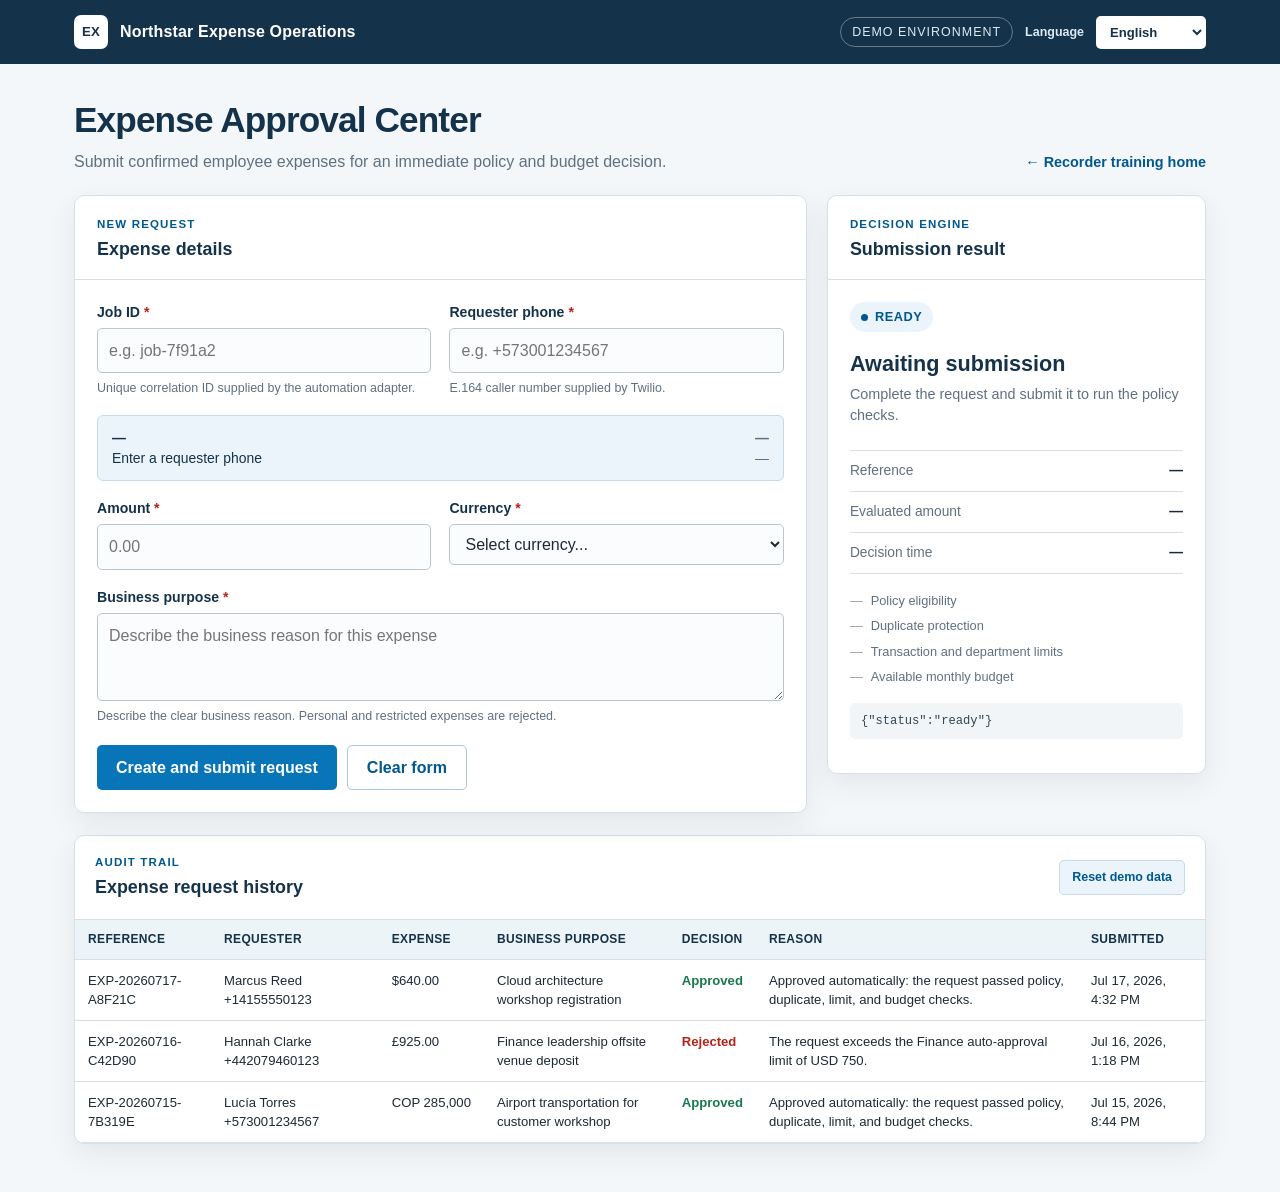
<file: expense-approval.html>
<!DOCTYPE html>
<html lang="en">
<head>
    <meta charset="UTF-8">
    <meta name="viewport" content="width=device-width, initial-scale=1">
    <title>Expense Approval Center</title>
    <style>
        :root {
            --navy: #15324b;
            --blue: #0875b9;
            --blue-dark: #00588f;
            --blue-soft: #eaf4fa;
            --ink: #1d2a35;
            --muted: #607080;
            --line: #d7e0e7;
            --surface: #ffffff;
            --canvas: #f4f7f9;
            --green: #18794e;
            --green-soft: #eaf7f0;
            --red: #b42318;
            --red-soft: #fff0ee;
            --amber: #946200;
            --shadow: 0 10px 28px rgba(24, 49, 72, 0.08);
        }

        * { box-sizing: border-box; }

        body {
            margin: 0;
            background: var(--canvas);
            color: var(--ink);
            font-family: Arial, Helvetica, sans-serif;
            line-height: 1.45;
        }

        .topbar {
            background: var(--navy);
            color: #fff;
            min-height: 64px;
        }

        .topbar-inner {
            max-width: 1180px;
            margin: 0 auto;
            padding: 0 24px;
            min-height: 64px;
            display: flex;
            align-items: center;
            justify-content: space-between;
            gap: 20px;
        }

        .brand {
            display: flex;
            align-items: center;
            gap: 12px;
            font-weight: 700;
            letter-spacing: 0.01em;
        }

        .brand-mark {
            width: 34px;
            height: 34px;
            display: grid;
            place-items: center;
            border-radius: 7px;
            background: #fff;
            color: var(--navy);
            font-size: 0.83rem;
        }

        .environment {
            border: 1px solid rgba(255,255,255,.35);
            border-radius: 999px;
            padding: 5px 11px;
            color: #dceaf3;
            font-size: 0.78rem;
            text-transform: uppercase;
            letter-spacing: .08em;
        }

        .topbar-actions {
            display: flex;
            align-items: center;
            gap: 12px;
        }

        .language-select {
            width: auto;
            min-width: 104px;
            padding: 7px 28px 7px 9px;
            border: 1px solid rgba(255,255,255,.45);
            background: #fff;
            color: var(--navy);
            font-size: .82rem;
            font-weight: 700;
        }

        .topbar .hint { color: #dceaf3; }

        main {
            max-width: 1180px;
            margin: 0 auto;
            padding: 30px 24px 48px;
        }

        .page-heading {
            display: flex;
            justify-content: space-between;
            align-items: flex-end;
            gap: 24px;
            margin-bottom: 22px;
        }

        h1 {
            margin: 0 0 5px;
            color: var(--navy);
            font-size: clamp(1.65rem, 4vw, 2.2rem);
            font-weight: 650;
            letter-spacing: -.025em;
        }

        .subtitle {
            margin: 0;
            color: var(--muted);
            max-width: 700px;
        }

        .back-link {
            color: var(--blue-dark);
            font-size: .9rem;
            font-weight: 700;
            text-decoration: none;
            white-space: nowrap;
        }

        .back-link:hover { text-decoration: underline; }

        .layout {
            display: grid;
            grid-template-columns: minmax(0, 1.45fr) minmax(300px, .75fr);
            gap: 20px;
            align-items: start;
        }

        .card {
            background: var(--surface);
            border: 1px solid var(--line);
            border-radius: 10px;
            box-shadow: var(--shadow);
        }

        .card-header {
            padding: 20px 22px 16px;
            border-bottom: 1px solid var(--line);
        }

        .card-header h2,
        .history-head h2 {
            margin: 0;
            color: var(--navy);
            font-size: 1.12rem;
        }

        .eyebrow {
            color: var(--blue-dark);
            font-size: .72rem;
            font-weight: 700;
            letter-spacing: .1em;
            text-transform: uppercase;
            margin-bottom: 4px;
        }

        form { padding: 22px; }

        .form-grid {
            display: grid;
            grid-template-columns: repeat(2, minmax(0, 1fr));
            gap: 17px 18px;
        }

        .field {
            display: flex;
            flex-direction: column;
            gap: 6px;
        }

        .field-wide { grid-column: 1 / -1; }

        label {
            color: var(--navy);
            font-size: .88rem;
            font-weight: 700;
        }

        .required { color: var(--red); }

        input,
        select,
        textarea {
            width: 100%;
            border: 1px solid #b8c6d0;
            border-radius: 5px;
            background: #fbfcfd;
            color: var(--ink);
            font: inherit;
            padding: 10px 11px;
            transition: border-color .15s, box-shadow .15s;
        }

        textarea {
            min-height: 88px;
            resize: vertical;
        }

        input:focus,
        select:focus,
        textarea:focus {
            outline: none;
            border-color: var(--blue);
            box-shadow: 0 0 0 3px rgba(8, 117, 185, .13);
            background: #fff;
        }

        .hint {
            color: var(--muted);
            font-size: .78rem;
        }

        .requester-card {
            grid-column: 1 / -1;
            display: flex;
            justify-content: space-between;
            gap: 16px;
            padding: 12px 14px;
            border: 1px solid #c5dbe8;
            border-radius: 6px;
            background: var(--blue-soft);
            color: var(--navy);
            font-size: .87rem;
        }

        .requester-card strong { display: block; }
        .requester-meta { color: var(--muted); text-align: right; }

        .form-actions {
            display: flex;
            gap: 10px;
            flex-wrap: wrap;
            margin-top: 20px;
        }

        button {
            border: 0;
            border-radius: 5px;
            padding: 10px 19px;
            font: inherit;
            font-weight: 700;
            cursor: pointer;
        }

        .primary {
            background: var(--blue);
            color: #fff;
        }

        .primary:hover { background: var(--blue-dark); }

        .secondary {
            background: #fff;
            color: var(--blue-dark);
            border: 1px solid #a9c9dc;
        }

        .secondary:hover { background: var(--blue-soft); }

        .decision-card {
            position: sticky;
            top: 18px;
            overflow: hidden;
        }

        .decision-body { padding: 22px; }

        .status {
            display: inline-flex;
            align-items: center;
            gap: 7px;
            border-radius: 999px;
            padding: 6px 11px;
            font-size: .8rem;
            font-weight: 800;
            letter-spacing: .04em;
            text-transform: uppercase;
        }

        .status::before {
            content: "";
            width: 7px;
            height: 7px;
            border-radius: 50%;
            background: currentColor;
        }

        .status-ready { background: var(--blue-soft); color: var(--blue-dark); }
        .status-approved { background: var(--green-soft); color: var(--green); }
        .status-rejected { background: var(--red-soft); color: var(--red); }

        .decision-title {
            margin: 16px 0 4px;
            color: var(--navy);
            font-size: 1.35rem;
        }

        .decision-reason {
            min-height: 48px;
            margin: 0;
            color: var(--muted);
            font-size: .9rem;
        }

        .result-list {
            margin: 18px 0;
            border-top: 1px solid var(--line);
        }

        .result-row {
            display: flex;
            justify-content: space-between;
            gap: 14px;
            padding: 10px 0;
            border-bottom: 1px solid var(--line);
            font-size: .86rem;
        }

        .result-row span:first-child { color: var(--muted); }
        .result-row strong { text-align: right; overflow-wrap: anywhere; }

        .checks {
            margin: 16px 0 0;
            padding: 0;
            list-style: none;
            display: grid;
            gap: 7px;
        }

        .checks li {
            display: flex;
            gap: 8px;
            color: var(--muted);
            font-size: .8rem;
        }

        .checks li::before { content: "—"; color: #92a1ac; }
        .checks li.pass::before { content: "✓"; color: var(--green); font-weight: 800; }
        .checks li.fail::before { content: "×"; color: var(--red); font-weight: 800; }

        .machine-output {
            margin-top: 16px;
            padding: 11px;
            border-radius: 5px;
            background: #f2f5f7;
            color: #354656;
            font: .76rem Consolas, monospace;
            white-space: pre-wrap;
            overflow-wrap: anywhere;
        }

        .history {
            margin-top: 22px;
            overflow: hidden;
        }

        .history-head {
            display: flex;
            align-items: center;
            justify-content: space-between;
            gap: 16px;
            padding: 18px 20px;
            border-bottom: 1px solid var(--line);
        }

        .history-head button {
            padding: 7px 12px;
            color: var(--blue-dark);
            background: var(--blue-soft);
            border: 1px solid #c5dbe8;
            font-size: .78rem;
        }

        .table-wrap { overflow-x: auto; }

        table {
            width: 100%;
            border-collapse: collapse;
            min-width: 940px;
        }

        th,
        td {
            padding: 11px 13px;
            border-bottom: 1px solid var(--line);
            text-align: left;
            vertical-align: top;
            font-size: .82rem;
        }

        th {
            background: #edf4f8;
            color: var(--navy);
            font-size: .75rem;
            letter-spacing: .03em;
            text-transform: uppercase;
        }

        tbody tr:hover { background: #f8fbfc; }
        td.purpose { max-width: 260px; }

        .table-status {
            font-weight: 800;
            text-transform: capitalize;
        }

        .table-status.approved { color: var(--green); }
        .table-status.rejected { color: var(--red); }

        .empty {
            padding: 30px;
            color: var(--muted);
            text-align: center;
        }

        @media (max-width: 860px) {
            .layout { grid-template-columns: 1fr; }
            .decision-card { position: static; }
        }

        @media (max-width: 620px) {
            main { padding: 22px 12px 36px; }
            .topbar-inner { padding: 0 14px; }
            .environment { display: none; }
            .page-heading { align-items: flex-start; flex-direction: column; }
            .form-grid { grid-template-columns: 1fr; }
            .field-wide,
            .requester-card { grid-column: auto; }
            .requester-card { flex-direction: column; }
            .requester-meta { text-align: left; }
            form,
            .decision-body { padding: 17px; }
        }
    </style>
</head>
<body>
<header class="topbar">
    <div class="topbar-inner">
        <div class="brand">
            <span class="brand-mark">EX</span>
            <span data-i18n="brand">Northstar Expense Operations</span>
        </div>
        <div class="topbar-actions">
            <span class="environment" data-i18n="environment">Demo environment</span>
            <label for="language-select" class="hint" data-i18n="languageLabel">Language</label>
            <select class="language-select" id="language-select" aria-label="Language">
                <option value="en">English</option>
                <option value="es">Español</option>
            </select>
        </div>
    </div>
</header>

<main>
    <div class="page-heading">
        <div>
            <h1 data-i18n="pageTitle">Expense Approval Center</h1>
            <p class="subtitle" data-i18n="pageSubtitle">Submit confirmed employee expenses for an immediate policy and budget decision.</p>
        </div>
        <a class="back-link" href="index.html" data-i18n="back">← Recorder training home</a>
    </div>

    <section class="layout" aria-label="Expense request workspace">
        <article class="card">
            <div class="card-header">
                <div class="eyebrow" data-i18n="newRequest">New request</div>
                <h2 data-i18n="expenseDetails">Expense details</h2>
            </div>
            <form id="expense-form" autocomplete="off">
                <div class="form-grid">
                    <div class="field">
                        <label for="job-id"><span data-i18n="jobId">Job ID</span> <span class="required">*</span></label>
                        <input id="job-id" name="jobId" type="text" maxlength="80" autocomplete="off"
                               data-i18n-placeholder="jobPlaceholder" required>
                        <span class="hint" data-i18n="jobHint">Unique correlation ID supplied by the automation adapter.</span>
                    </div>

                    <div class="field">
                        <label for="requester-phone"><span data-i18n="requesterPhone">Requester phone</span> <span class="required">*</span></label>
                        <input id="requester-phone" name="requesterPhone" type="tel"
                               pattern="\+[1-9][0-9]{7,14}" maxlength="16"
                               autocomplete="off" data-i18n-placeholder="phonePlaceholder" required>
                        <span class="hint" data-i18n="phoneHint">E.164 caller number supplied by Twilio.</span>
                    </div>

                    <div class="requester-card" id="requester-profile" aria-live="polite">
                        <div>
                            <strong id="requester-name">—</strong>
                            <span id="requester-role" data-i18n="awaitingPhone">Enter a requester phone</span>
                        </div>
                        <div class="requester-meta">
                            <strong id="requester-department">—</strong>
                            <span id="requester-budget">—</span>
                        </div>
                    </div>

                    <div class="field">
                        <label for="amount"><span data-i18n="amount">Amount</span> <span class="required">*</span></label>
                        <input id="amount" name="amount" type="number" min="0.01" max="999999999"
                               step="0.01" autocomplete="off" data-i18n-placeholder="amountPlaceholder" required>
                    </div>

                    <div class="field">
                        <label for="currency"><span data-i18n="currency">Currency</span> <span class="required">*</span></label>
                        <select id="currency" name="currency" required>
                            <option value="" selected data-i18n="selectCurrency">Select currency...</option>
                            <option value="USD" data-i18n="currencyUsd">USD — US Dollar</option>
                            <option value="COP" data-i18n="currencyCop">COP — Colombian Peso</option>
                            <option value="EUR" data-i18n="currencyEur">EUR — Euro</option>
                            <option value="GBP" data-i18n="currencyGbp">GBP — British Pound</option>
                        </select>
                    </div>

                    <div class="field field-wide">
                        <label for="purpose"><span data-i18n="purpose">Business purpose</span> <span class="required">*</span></label>
                        <textarea id="purpose" name="purpose" minlength="10" maxlength="300"
                                  autocomplete="off" data-i18n-placeholder="purposePlaceholder" required></textarea>
                        <span class="hint" data-i18n="purposeHint">Describe the clear business reason. Personal and restricted expenses are rejected.</span>
                    </div>
                </div>

                <div class="form-actions">
                    <button class="primary" id="submit-expense" type="submit" data-i18n="submit">Create and submit request</button>
                    <button class="secondary" id="new-request" type="button" data-i18n="clear">Clear form</button>
                </div>
            </form>
        </article>

        <aside class="card decision-card" aria-labelledby="decision-heading">
            <div class="card-header">
                <div class="eyebrow" data-i18n="decisionEngine">Decision engine</div>
                <h2 id="decision-heading" data-i18n="submissionResult">Submission result</h2>
            </div>
            <div class="decision-body">
                <span class="status status-ready" id="decision-status" data-i18n="ready">Ready</span>
                <h3 class="decision-title" id="decision-title" data-i18n="awaitingSubmission">Awaiting submission</h3>
                <p class="decision-reason" id="decision-reason" data-i18n="awaitingDescription">
                    Complete the request and submit it to run the policy checks.
                </p>

                <div class="result-list">
                    <div class="result-row">
                        <span data-i18n="reference">Reference</span>
                        <strong id="decision-reference">—</strong>
                    </div>
                    <div class="result-row">
                        <span data-i18n="evaluatedAmount">Evaluated amount</span>
                        <strong id="decision-amount">—</strong>
                    </div>
                    <div class="result-row">
                        <span data-i18n="decisionTime">Decision time</span>
                        <strong id="decision-timestamp">—</strong>
                    </div>
                </div>

                <ul class="checks" id="decision-checks">
                    <li data-i18n="checkPolicy">Policy eligibility</li>
                    <li data-i18n="checkDuplicate">Duplicate protection</li>
                    <li data-i18n="checkLimits">Transaction and department limits</li>
                    <li data-i18n="checkBudget">Available monthly budget</li>
                </ul>

                <pre class="machine-output" id="decision-output" aria-label="TaskBot-readable decision output">{"status":"ready"}</pre>
            </div>
        </aside>
    </section>

    <section class="card history" aria-labelledby="history-heading">
        <div class="history-head">
            <div>
                <div class="eyebrow" data-i18n="auditTrail">Audit trail</div>
                <h2 id="history-heading" data-i18n="historyTitle">Expense request history</h2>
            </div>
            <button id="reset-history" type="button" data-i18n="resetData">Reset demo data</button>
        </div>
        <div class="table-wrap" id="history-table"></div>
    </section>
</main>

<script src="expense-rules.js"></script>
<script>
    (function () {
        'use strict';

        const STORAGE_KEY = 'aa_expense_requests_v2';
        const LANGUAGE_KEY = 'aa_expense_language';
        const messages = {
            en: {
                documentTitle: 'Expense Approval Center',
                brand: 'Northstar Expense Operations',
                environment: 'Demo environment',
                languageLabel: 'Language',
                pageTitle: 'Expense Approval Center',
                pageSubtitle: 'Submit confirmed employee expenses for an immediate policy and budget decision.',
                back: '← Recorder training home',
                newRequest: 'New request',
                expenseDetails: 'Expense details',
                jobId: 'Job ID',
                jobPlaceholder: 'e.g. job-7f91a2',
                jobHint: 'Unique correlation ID supplied by the automation adapter.',
                requesterPhone: 'Requester phone',
                phonePlaceholder: 'e.g. +573001234567',
                phoneHint: 'E.164 caller number supplied by Twilio.',
                awaitingPhone: 'Enter a requester phone',
                defaultRequester: 'Voice Demo Requester',
                amount: 'Amount',
                amountPlaceholder: '0.00',
                currency: 'Currency',
                selectCurrency: 'Select currency...',
                currencyUsd: 'USD — US Dollar',
                currencyCop: 'COP — Colombian Peso',
                currencyEur: 'EUR — Euro',
                currencyGbp: 'GBP — British Pound',
                purpose: 'Business purpose',
                purposePlaceholder: 'Describe the business reason for this expense',
                purposeHint: 'Describe the clear business reason. Personal and restricted expenses are rejected.',
                submit: 'Create and submit request',
                clear: 'Clear form',
                decisionEngine: 'Decision engine',
                submissionResult: 'Submission result',
                ready: 'Ready',
                awaitingSubmission: 'Awaiting submission',
                awaitingDescription: 'Complete the request and submit it to run the policy checks.',
                reference: 'Reference',
                evaluatedAmount: 'Evaluated amount',
                decisionTime: 'Decision time',
                checkPolicy: 'Policy eligibility',
                checkDuplicate: 'Duplicate protection',
                checkLimits: 'Transaction and department limits',
                checkBudget: 'Available monthly budget',
                auditTrail: 'Audit trail',
                historyTitle: 'Expense request history',
                resetData: 'Reset demo data',
                noRequests: 'No expense requests have been submitted.',
                requestApproved: 'Request approved',
                requestRejected: 'Request rejected',
                status_approved: 'Approved',
                status_rejected: 'Rejected',
                budgetAvailable: 'USD {amount} monthly budget available',
                role_salesManager: 'Regional Account Manager',
                role_engineeringManager: 'Software Engineering Manager',
                role_financeAnalyst: 'Senior Financial Analyst',
                role_verifiedCaller: 'Verified caller',
                department_sales: 'Sales',
                department_engineering: 'Engineering',
                department_finance: 'Finance',
                department_operations: 'General Operations',
                check_policy: 'Policy eligibility',
                check_duplicate: 'Duplicate protection',
                check_companyCap: 'Company transaction cap',
                check_departmentLimit: '{department} auto-approval limit',
                check_monthlyBudget: 'Available monthly budget',
                reason_approved: 'Approved automatically: the request passed policy, duplicate, limit, and budget checks.',
                reason_restricted: 'The purpose contains a non-reimbursable or restricted expense.',
                reason_duplicate: 'A matching approved request was submitted within the last 24 hours.',
                reason_companyCap: 'The request exceeds the company transaction cap of USD {limit}.',
                reason_departmentLimit: 'The request exceeds the {department} auto-approval limit of USD {limit}.',
                reason_monthlyBudget: 'The request exceeds the requester’s remaining monthly budget of USD {limit}.',
                error_invalidAmount: 'Amount must be greater than zero.',
                error_unsupportedCurrency: 'Unsupported currency.',
                error_shortPurpose: 'Business purpose must contain at least 10 characters.',
                tableReference: 'Reference',
                tableRequester: 'Requester',
                tableExpense: 'Expense',
                tablePurpose: 'Business purpose',
                tableDecision: 'Decision',
                tableReason: 'Reason',
                tableSubmitted: 'Submitted'
            },
            es: {
                documentTitle: 'Centro de aprobación de gastos',
                brand: 'Operaciones de Gastos Northstar',
                environment: 'Entorno de demostración',
                languageLabel: 'Idioma',
                pageTitle: 'Centro de aprobación de gastos',
                pageSubtitle: 'Envía gastos confirmados para recibir una decisión inmediata basada en políticas y presupuesto.',
                back: '← Inicio de entrenamiento',
                newRequest: 'Nueva solicitud',
                expenseDetails: 'Datos del gasto',
                jobId: 'ID del trabajo',
                jobPlaceholder: 'Ej. job-7f91a2',
                jobHint: 'Identificador único proporcionado por el adaptador de automatización.',
                requesterPhone: 'Teléfono del solicitante',
                phonePlaceholder: 'Ej. +573001234567',
                phoneHint: 'Número E.164 proporcionado por Twilio.',
                awaitingPhone: 'Ingresa el teléfono del solicitante',
                defaultRequester: 'Solicitante de demostración de voz',
                amount: 'Importe',
                amountPlaceholder: '0,00',
                currency: 'Moneda',
                selectCurrency: 'Selecciona una moneda...',
                currencyUsd: 'USD — Dólar estadounidense',
                currencyCop: 'COP — Peso colombiano',
                currencyEur: 'EUR — Euro',
                currencyGbp: 'GBP — Libra esterlina',
                purpose: 'Propósito empresarial',
                purposePlaceholder: 'Describe el motivo empresarial del gasto',
                purposeHint: 'Describe un motivo empresarial claro. Los gastos personales o restringidos serán rechazados.',
                submit: 'Crear y enviar solicitud',
                clear: 'Limpiar formulario',
                decisionEngine: 'Motor de decisión',
                submissionResult: 'Resultado de la solicitud',
                ready: 'Listo',
                awaitingSubmission: 'Esperando solicitud',
                awaitingDescription: 'Completa y envía la solicitud para ejecutar las validaciones.',
                reference: 'Referencia',
                evaluatedAmount: 'Importe evaluado',
                decisionTime: 'Hora de decisión',
                checkPolicy: 'Elegibilidad según políticas',
                checkDuplicate: 'Protección contra duplicados',
                checkLimits: 'Límites de transacción y departamento',
                checkBudget: 'Presupuesto mensual disponible',
                auditTrail: 'Historial de auditoría',
                historyTitle: 'Historial de solicitudes de gasto',
                resetData: 'Restablecer datos de prueba',
                noRequests: 'No se han enviado solicitudes de gasto.',
                requestApproved: 'Solicitud aprobada',
                requestRejected: 'Solicitud rechazada',
                status_approved: 'Aprobada',
                status_rejected: 'Rechazada',
                budgetAvailable: 'USD {amount} disponibles en el presupuesto mensual',
                role_salesManager: 'Gerente regional de cuentas',
                role_engineeringManager: 'Gerente de ingeniería de software',
                role_financeAnalyst: 'Analista financiera sénior',
                role_verifiedCaller: 'Llamante verificado',
                department_sales: 'Ventas',
                department_engineering: 'Ingeniería',
                department_finance: 'Finanzas',
                department_operations: 'Operaciones generales',
                check_policy: 'Elegibilidad según políticas',
                check_duplicate: 'Protección contra duplicados',
                check_companyCap: 'Límite corporativo por transacción',
                check_departmentLimit: 'Límite de aprobación automática de {department}',
                check_monthlyBudget: 'Presupuesto mensual disponible',
                reason_approved: 'Aprobada automáticamente: la solicitud pasó las validaciones de políticas, duplicados, límites y presupuesto.',
                reason_restricted: 'El propósito contiene un gasto restringido o no reembolsable.',
                reason_duplicate: 'Se envió una solicitud aprobada equivalente durante las últimas 24 horas.',
                reason_companyCap: 'La solicitud supera el límite corporativo de USD {limit} por transacción.',
                reason_departmentLimit: 'La solicitud supera el límite de aprobación automática de {department}, que es de USD {limit}.',
                reason_monthlyBudget: 'La solicitud supera el presupuesto mensual restante de USD {limit}.',
                error_invalidAmount: 'El importe debe ser mayor que cero.',
                error_unsupportedCurrency: 'Moneda no admitida.',
                error_shortPurpose: 'El propósito empresarial debe contener al menos 10 caracteres.',
                tableReference: 'Referencia',
                tableRequester: 'Solicitante',
                tableExpense: 'Gasto',
                tablePurpose: 'Propósito empresarial',
                tableDecision: 'Decisión',
                tableReason: 'Motivo',
                tableSubmitted: 'Enviada'
            }
        };
        const rememberedLanguage = localStorage.getItem(LANGUAGE_KEY);
        let language = rememberedLanguage === 'en' || rememberedLanguage === 'es'
            ? rememberedLanguage
            : ((navigator.languages || [navigator.language]).some(function (value) {
                return String(value).toLowerCase().startsWith('es');
            }) ? 'es' : 'en');
        let currentDecision = null;

        function t(key, params) {
            let text = messages[language][key] || messages.en[key] || key;
            Object.keys(params || {}).forEach(function (name) {
                text = text.replaceAll('{' + name + '}', params[name]);
            });
            return text;
        }

        function locale() {
            return language === 'es' ? 'es-CO' : 'en-US';
        }

        const profiles = {
            '+573001234567': {
                name: 'Lucía Torres',
                roleKey: 'salesManager',
                departmentKey: 'sales',
                autoApprovalLimitUsd: 1500,
                remainingBudgetUsd: 4200
            },
            '+14155550123': {
                name: 'Marcus Reed',
                roleKey: 'engineeringManager',
                departmentKey: 'engineering',
                autoApprovalLimitUsd: 2500,
                remainingBudgetUsd: 8600
            },
            '+442079460123': {
                name: 'Hannah Clarke',
                roleKey: 'financeAnalyst',
                departmentKey: 'finance',
                autoApprovalLimitUsd: 750,
                remainingBudgetUsd: 1900
            }
        };
        const defaultProfile = {
            nameKey: 'defaultRequester',
            roleKey: 'verifiedCaller',
            departmentKey: 'operations',
            autoApprovalLimitUsd: 1000,
            remainingBudgetUsd: 3000
        };
        const seedRequests = [
            {
                jobId: 'job-demo-previous-01',
                requesterPhone: '+14155550123',
                requesterName: 'Marcus Reed',
                amount: 640,
                currency: 'USD',
                purpose: 'Cloud architecture workshop registration',
                status: 'approved',
                referenceNumber: 'EXP-20260717-A8F21C',
                reasonCode: 'approved',
                reasonParams: {},
                amountUsd: 640,
                createdAt: '2026-07-17T16:32:00.000Z',
                checks: []
            },
            {
                jobId: 'job-demo-previous-02',
                requesterPhone: '+442079460123',
                requesterName: 'Hannah Clarke',
                amount: 925,
                currency: 'GBP',
                purpose: 'Finance leadership offsite venue deposit',
                status: 'rejected',
                referenceNumber: 'EXP-20260716-C42D90',
                reasonCode: 'departmentLimit',
                reasonParams: { departmentKey: 'finance', limit: 750 },
                amountUsd: 1174.75,
                createdAt: '2026-07-16T13:18:00.000Z',
                checks: []
            },
            {
                jobId: 'job-demo-previous-03',
                requesterPhone: '+573001234567',
                requesterName: 'Lucía Torres',
                amount: 285000,
                currency: 'COP',
                purpose: 'Airport transportation for customer workshop',
                status: 'approved',
                referenceNumber: 'EXP-20260715-7B319E',
                reasonCode: 'approved',
                reasonParams: {},
                amountUsd: 71.25,
                createdAt: '2026-07-15T20:44:00.000Z',
                checks: []
            }
        ];

        const form = document.getElementById('expense-form');
        const phoneInput = document.getElementById('requester-phone');

        function loadRequests() {
            try {
                const saved = JSON.parse(localStorage.getItem(STORAGE_KEY));
                if (Array.isArray(saved)) return saved;
            } catch (_) {}
            localStorage.setItem(STORAGE_KEY, JSON.stringify(seedRequests));
            return seedRequests.slice();
        }

        function saveRequests(requests) {
            localStorage.setItem(STORAGE_KEY, JSON.stringify(requests));
        }

        function getProfile(phone) {
            return phone ? profiles[phone] || defaultProfile : null;
        }

        function updateProfile() {
            const profile = getProfile(phoneInput.value.trim());
            if (!profile) {
                document.getElementById('requester-name').textContent = '—';
                document.getElementById('requester-role').textContent = t('awaitingPhone');
                document.getElementById('requester-department').textContent = '—';
                document.getElementById('requester-budget').textContent = '—';
                return;
            }
            document.getElementById('requester-name').textContent = profile.name || t(profile.nameKey);
            document.getElementById('requester-role').textContent = t('role_' + profile.roleKey);
            document.getElementById('requester-department').textContent = t('department_' + profile.departmentKey);
            document.getElementById('requester-budget').textContent =
                t('budgetAvailable', { amount: profile.remainingBudgetUsd.toLocaleString(locale()) });
        }

        function referenceNumber() {
            const date = new Date().toISOString().slice(0, 10).replace(/-/g, '');
            const suffix = crypto.randomUUID().replace(/-/g, '').slice(0, 6).toUpperCase();
            return 'EXP-' + date + '-' + suffix;
        }

        function money(amount, currency) {
            return new Intl.NumberFormat(locale(), {
                style: 'currency',
                currency: currency,
                maximumFractionDigits: currency === 'COP' ? 0 : 2
            }).format(amount);
        }

        function dateTime(value) {
            return new Intl.DateTimeFormat(locale(), {
                dateStyle: 'medium',
                timeStyle: 'short'
            }).format(new Date(value));
        }

        function translatedParams(params) {
            const values = Object.assign({}, params || {});
            if (values.departmentKey) values.department = t('department_' + values.departmentKey);
            if (values.limit !== undefined) values.limit = Number(values.limit).toLocaleString(locale());
            return values;
        }

        function reasonText(record) {
            return t('reason_' + record.reasonCode, translatedParams(record.reasonParams));
        }

        function checkText(check) {
            return t('check_' + check.code, translatedParams(check.params));
        }

        function setDecision(record, emitDecision) {
            currentDecision = record;
            const status = document.getElementById('decision-status');
            status.className = 'status status-' + record.status;
            status.textContent = t('status_' + record.status);
            document.getElementById('decision-title').textContent =
                t(record.status === 'approved' ? 'requestApproved' : 'requestRejected');
            document.getElementById('decision-reason').textContent = reasonText(record);
            document.getElementById('decision-reference').textContent = record.referenceNumber;
            document.getElementById('decision-amount').textContent =
                money(record.amount, record.currency) + ' · USD ' + record.amountUsd.toLocaleString(locale());
            document.getElementById('decision-timestamp').textContent = dateTime(record.createdAt);

            const checks = document.getElementById('decision-checks');
            checks.replaceChildren();
            (record.checks || []).forEach(function (check) {
                const item = document.createElement('li');
                item.className = check.passed ? 'pass' : 'fail';
                item.textContent = checkText(check);
                checks.appendChild(item);
            });

            const output = {
                jobId: record.jobId,
                status: record.status,
                referenceNumber: record.referenceNumber
            };
            document.getElementById('decision-output').textContent = JSON.stringify(output);
            if (emitDecision !== false) {
                window.dispatchEvent(new CustomEvent('expense-decision', { detail: output }));
            }
        }

        function resetDecision() {
            currentDecision = null;
            const status = document.getElementById('decision-status');
            status.className = 'status status-ready';
            status.textContent = t('ready');
            document.getElementById('decision-title').textContent = t('awaitingSubmission');
            document.getElementById('decision-reason').textContent = t('awaitingDescription');
            document.getElementById('decision-reference').textContent = '—';
            document.getElementById('decision-amount').textContent = '—';
            document.getElementById('decision-timestamp').textContent = '—';
            document.getElementById('decision-output').textContent = '{"status":"ready"}';
            document.getElementById('decision-checks').innerHTML =
                '<li>' + t('checkPolicy') + '</li><li>' + t('checkDuplicate') + '</li>' +
                '<li>' + t('checkLimits') + '</li><li>' + t('checkBudget') + '</li>';
        }

        function renderHistory() {
            const requests = loadRequests();
            const host = document.getElementById('history-table');
            host.replaceChildren();
            if (!requests.length) {
                const empty = document.createElement('div');
                empty.className = 'empty';
                empty.textContent = t('noRequests');
                host.appendChild(empty);
                return;
            }

            const table = document.createElement('table');
            table.setAttribute('aria-label', t('historyTitle'));
            const head = document.createElement('thead');
            head.innerHTML = '<tr><th>' + t('tableReference') + '</th><th>' + t('tableRequester') +
                '</th><th>' + t('tableExpense') + '</th><th>' + t('tablePurpose') +
                '</th><th>' + t('tableDecision') + '</th><th>' + t('tableReason') +
                '</th><th>' + t('tableSubmitted') + '</th></tr>';
            table.appendChild(head);
            const body = document.createElement('tbody');

            requests.forEach(function (record) {
                const row = document.createElement('tr');
                const values = [
                    record.referenceNumber,
                    (record.requesterNameKey ? t(record.requesterNameKey) : record.requesterName) +
                        '\n' + record.requesterPhone,
                    money(record.amount, record.currency),
                    record.purpose,
                    t('status_' + record.status),
                    reasonText(record),
                    dateTime(record.createdAt)
                ];
                values.forEach(function (value, index) {
                    const cell = document.createElement('td');
                    cell.textContent = value;
                    if (index === 3) cell.className = 'purpose';
                    if (index === 4) cell.className = 'table-status ' + record.status;
                    row.appendChild(cell);
                });
                body.appendChild(row);
            });
            table.appendChild(body);
            host.appendChild(table);
        }

        function applyLanguage(nextLanguage) {
            language = nextLanguage;
            document.documentElement.lang = language;
            document.title = t('documentTitle');
            document.getElementById('language-select').value = language;
            document.querySelectorAll('[data-i18n]').forEach(function (element) {
                element.textContent = t(element.dataset.i18n);
            });
            document.querySelectorAll('[data-i18n-placeholder]').forEach(function (element) {
                element.placeholder = t(element.dataset.i18nPlaceholder);
            });
            updateProfile();
            renderHistory();
            if (currentDecision) setDecision(currentDecision, false);
            else resetDecision();
        }

        form.addEventListener('submit', function (event) {
            event.preventDefault();
            if (!form.reportValidity()) return;

            const request = {
                jobId: document.getElementById('job-id').value.trim(),
                requesterPhone: phoneInput.value.trim(),
                amount: Number(document.getElementById('amount').value),
                currency: document.getElementById('currency').value,
                purpose: document.getElementById('purpose').value.trim()
            };
            const requests = loadRequests();
            const existing = requests.find(function (item) { return item.jobId === request.jobId; });
            if (existing) {
                setDecision(existing);
                return;
            }

            try {
                const profile = getProfile(request.requesterPhone);
                const decision = ExpenseRules.evaluate(request, profile, requests, new Date());
                const record = Object.assign({}, request, decision, {
                    requesterName: profile.name || '',
                    requesterNameKey: profile.nameKey || '',
                    referenceNumber: referenceNumber(),
                    createdAt: new Date().toISOString()
                });
                requests.unshift(record);
                saveRequests(requests);
                setDecision(record);
                renderHistory();
            } catch (error) {
                document.getElementById('decision-reason').textContent = t('error_' + error.message);
                document.getElementById('decision-output').textContent = JSON.stringify({ status: 'failed' });
            }
        });

        phoneInput.addEventListener('input', updateProfile);

        document.getElementById('new-request').addEventListener('click', function () {
            form.reset();
            updateProfile();
            resetDecision();
            document.getElementById('job-id').focus();
        });

        document.getElementById('reset-history').addEventListener('click', function () {
            localStorage.setItem(STORAGE_KEY, JSON.stringify(seedRequests));
            renderHistory();
            resetDecision();
        });

        document.getElementById('language-select').addEventListener('change', function (event) {
            localStorage.setItem(LANGUAGE_KEY, event.target.value);
            applyLanguage(event.target.value);
        });

        applyLanguage(language);
    }());
</script>
</body>
</html>
</file>
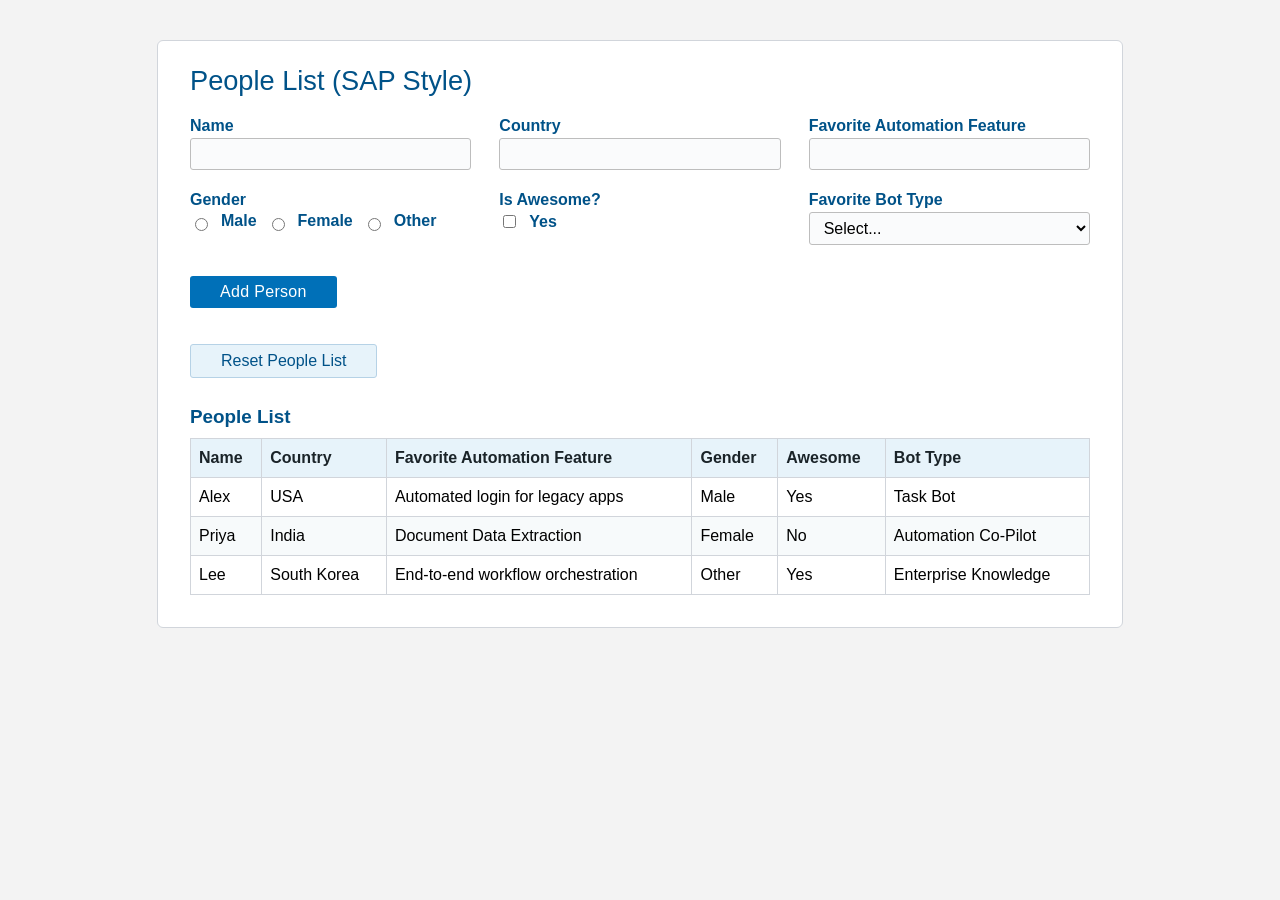
<file: form.html>
<!DOCTYPE html>
<html lang="en">
<head>
    <meta charset="UTF-8">
    <title>People List</title>
    <style>
        body {
            background: #f3f3f3;
            font-family: Arial, sans-serif;
            margin: 0;
            padding: 0;
        }
        .container {
            max-width: 900px;
            margin: 40px auto;
            background: #fff;
            border: 1px solid #d1d5db;
            border-radius: 6px;
            padding: 24px 32px 32px 32px;
        }
        h1 {
            font-size: 1.7em;
            color: #005288;
            font-weight: 500;
            margin-top: 0;
            margin-bottom: 20px;
        }
        form {
            display: flex;
            flex-wrap: wrap;
            gap: 18px 28px;
            margin-bottom: 28px;
        }
        .form-group {
            display: flex;
            flex-direction: column;
            min-width: 210px;
            flex: 1 1 210px;
        }
        label {
            margin-bottom: 3px;
            font-size: 1em;
            color: #005288;
            font-weight: 600;
        }
        input[type="text"], select {
            padding: 6px 10px;
            border: 1px solid #bdbdbd;
            border-radius: 3px;
            background: #fafbfc;
            font-size: 1em;
            margin-bottom: 3px;
        }
        .radio-group, .checkbox-group {
            display: flex;
            align-items: center;
            gap: 10px;
        }
        .form-actions {
            flex-basis: 100%;
            margin-top: 10px;
        }
        button[type="submit"] {
            background: #0070b8;
            color: #fff;
            border: none;
            border-radius: 3px;
            padding: 7px 30px;
            font-size: 1em;
            cursor: pointer;
            font-weight: 500;
            letter-spacing: 0.02em;
        }
        button[type="submit"]:hover {
            background: #005288;
        }
        /* Reset button style */
        #reset-btn {
            background: #e7f3fa;
            color: #005288;
            border: 1px solid #b6d2e6;
            border-radius: 3px;
            padding: 7px 30px;
            font-size: 1em;
            font-weight: 500;
            cursor: pointer;
            margin-bottom: 16px;
            margin-top: 8px;
            transition: background 0.2s, color 0.2s;
        }
        #reset-btn:hover {
            background: #0070b8;
            color: #fff;
        }
        table {
            width: 100%;
            border-collapse: collapse;
            margin-top: 10px;
            background: #fff;
        }
        th, td {
            border: 1px solid #d1d5db;
            padding: 10px 8px;
            font-size: 1em;
            text-align: left;
        }
        th {
            background: #e7f3fa;
            color: #1a2328;
            font-weight: 600;
        }
        tr:nth-child(even) td {
            background: #f7fafb;
        }
        .no-people {
            color: #7d8590;
            font-size: 1em;
            margin-top: 5px;
        }
        @media (max-width: 650px) {
            .container {padding: 6px;}
            form {gap: 10px;}
            .form-group {min-width: 100px;}
            th, td {padding: 5px;}
            #reset-btn {width: 100%;}
        }
    </style>
</head>
<body>
<div class="container">
    <h1>People List (SAP Style)</h1>
    <form id="person-form" autocomplete="off">
        <div class="form-group">
            <label for="name">Name</label>
            <input id="name" type="text" maxlength="40" required>
        </div>
        <div class="form-group">
            <label for="country">Country</label>
            <input id="country" type="text" maxlength="32" required>
        </div>
        <div class="form-group">
            <label for="feature">Favorite Automation Feature</label>
            <input id="feature" type="text" maxlength="64" required>
        </div>
        <div class="form-group">
            <label>Gender</label>
            <div class="radio-group">
                <input type="radio" id="male" name="gender" value="Male" required>
                <label for="male">Male</label>
                <input type="radio" id="female" name="gender" value="Female">
                <label for="female">Female</label>
                <input type="radio" id="other" name="gender" value="Other">
                <label for="other">Other</label>
            </div>
        </div>
        <div class="form-group">
            <label>Is Awesome?</label>
            <div class="checkbox-group">
                <input type="checkbox" id="awesome" name="awesome">
                <label for="awesome" style="margin-bottom:0;">Yes</label>
            </div>
        </div>
        <div class="form-group">
            <label for="bot-type">Favorite Bot Type</label>
            <select id="bot-type" required>
                <option value="">Select...</option>
                <option>Task Bot</option>
                <option>Automation Co-Pilot</option>
                <option>AI Guardrails</option>
                <option>Enterprise Knowledge</option>
                <option>Document Automation</option>
            </select>
        </div>
        <div class="form-actions">
            <button type="submit" id="submit-btn">Add Person</button>
        </div>
    </form>
    <button id="reset-btn">Reset People List</button>
    <h2 style="color:#005288;font-weight:600;margin:12px 0 4px 0;font-size:1.18em;">People List</h2>
    <div id="people-list"></div>
    <span class="no-people" id="no-people-msg" style="display:none;">No people yet. Add someone above.</span>
</div>
<script>
    const defaultPeople = [
        {
            name: "Alex",
            country: "USA",
            feature: "Automated login for legacy apps",
            gender: "Male",
            awesome: true,
            botType: "Task Bot"
        },
        {
            name: "Priya",
            country: "India",
            feature: "Document Data Extraction",
            gender: "Female",
            awesome: false,
            botType: "Automation Co-Pilot"
        },
        {
            name: "Lee",
            country: "South Korea",
            feature: "End-to-end workflow orchestration",
            gender: "Other",
            awesome: true,
            botType: "Enterprise Knowledge"
        }
    ];
    const LS_KEY = 'aa_people_list';

    function loadPeople() {
        let people = JSON.parse(localStorage.getItem(LS_KEY));
        if (!people || !Array.isArray(people)) {
            people = defaultPeople;
            localStorage.setItem(LS_KEY, JSON.stringify(people));
        }
        return people;
    }

    function savePeople(people) {
        localStorage.setItem(LS_KEY, JSON.stringify(people));
    }

    function renderPeople() {
        const people = loadPeople();
        const listDiv = document.getElementById('people-list');
        const noMsg = document.getElementById('no-people-msg');
        if (people.length === 0) {
            listDiv.innerHTML = "";
            noMsg.style.display = '';
        } else {
            noMsg.style.display = 'none';
            let html = `<table aria-label="People Table">
                <thead>
                <tr>
                    <th>Name</th>
                    <th>Country</th>
                    <th>Favorite Automation Feature</th>
                    <th>Gender</th>
                    <th>Awesome</th>
                    <th>Bot Type</th>
                </tr>
                </thead>
                <tbody>`;
            for (let person of people) {
                html += `<tr>
                    <td>${person.name}</td>
                    <td>${person.country}</td>
                    <td>${person.feature}</td>
                    <td>${person.gender}</td>
                    <td>${person.awesome ? "Yes" : "No"}</td>
                    <td>${person.botType}</td>
                </tr>`;
            }
            html += "</tbody></table>";
            listDiv.innerHTML = html;
        }
    }

    document.getElementById('person-form').onsubmit = function(e) {
        e.preventDefault();
        const name = document.getElementById('name').value.trim();
        const country = document.getElementById('country').value.trim();
        const feature = document.getElementById('feature').value.trim();
        const genderNodes = document.getElementsByName('gender');
        let gender = "";
        for (let node of genderNodes) {
            if (node.checked) {
                gender = node.value;
                break;
            }
        }
        const awesome = document.getElementById('awesome').checked;
        const botType = document.getElementById('bot-type').value;
        if (!name || !country || !feature || !gender || !botType) {
            return;
        }
        let people = loadPeople();
        people.push({
            name: name,
            country: country,
            feature: feature,
            gender: gender,
            awesome: awesome,
            botType: botType
        });
        savePeople(people);
        renderPeople();
        document.getElementById('person-form').reset();
    };

    // Reset button logic
    document.getElementById('reset-btn').onclick = function() {
        localStorage.removeItem(LS_KEY);
        renderPeople();
    };

    renderPeople();
</script>
</body>
</html>
</file>
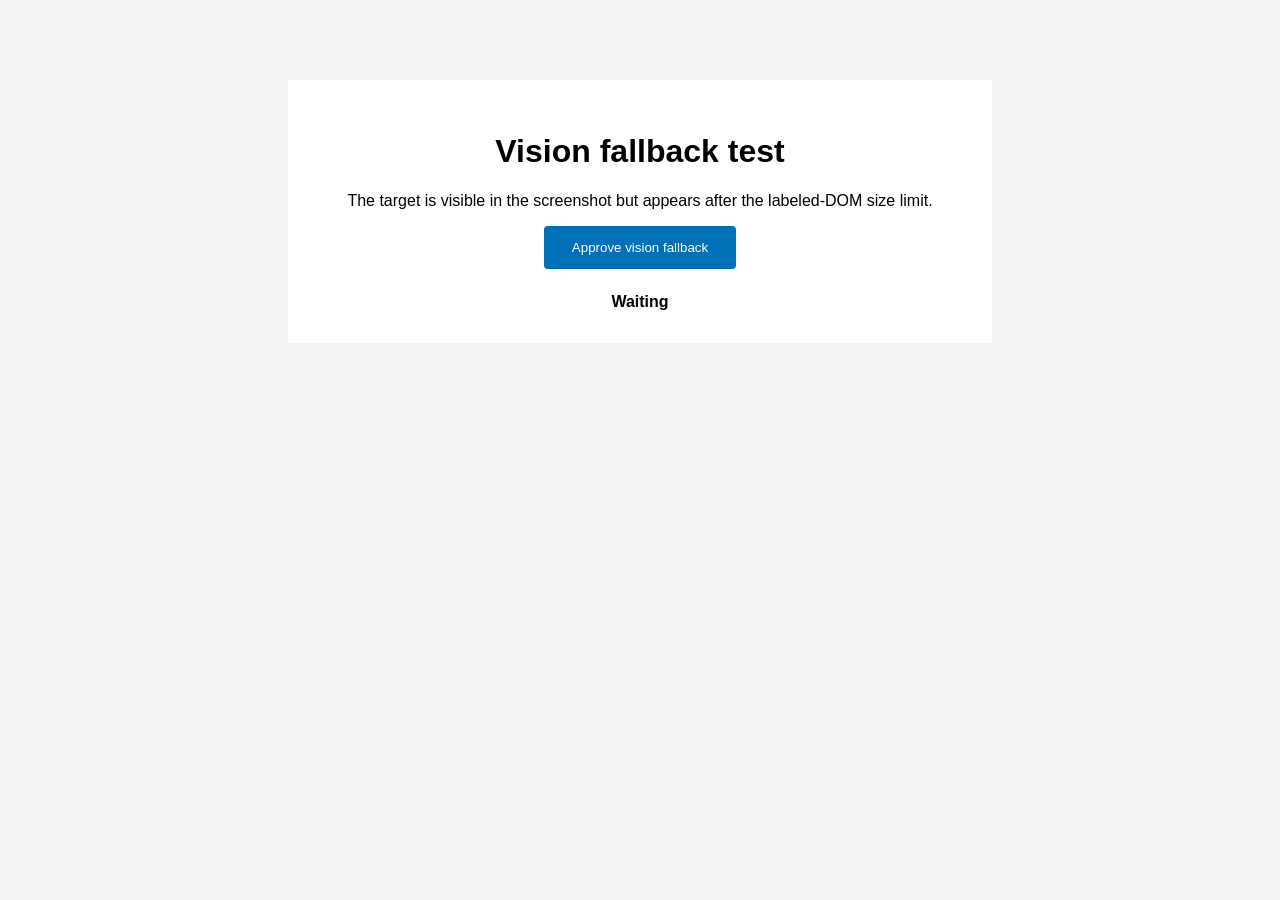
<file: vision-fallback.html>
<!doctype html>
<html lang="en">
<meta charset="utf-8">
<title>Vision fallback test</title>
<style>
    body { font: 16px Arial, sans-serif; background: #f3f3f3; }
    main { max-width: 640px; margin: 80px auto; padding: 32px; background: white; text-align: center; }
    #decoys { position: fixed; left: -10000px; top: 0; width: 300px; }
    .vision-target { padding: 14px 28px; background: #0070b8; color: white; border: 0; border-radius: 4px; }
    output { display: block; margin-top: 24px; font-weight: bold; }
</style>
<body>
<div id="decoys" aria-hidden="true"></div>
<main>
    <h1>Vision fallback test</h1>
    <p>The target is visible in the screenshot but appears after the labeled-DOM size limit.</p>
    <button class="vision-target" id="vision-target">Approve vision fallback</button>
    <output id="result">Waiting</output>
</main>
<script>
    const decoys = document.getElementById('decoys');
    for (let index = 0; index < 1800; index += 1) {
        const button = document.createElement('button');
        button.textContent = `Unrelated automation control ${index}`;
        decoys.appendChild(button);
    }
    const target = document.getElementById('vision-target');
    target.id = `vision-${crypto.randomUUID()}`;
    target.onclick = () => document.getElementById('result').textContent = 'Vision click succeeded';
</script>
</body>
</html>
</file>
<file: style.css>
body {
    background: #f3f3f3;
    font-family: Arial, sans-serif;
    margin: 0;
    padding: 0;
    color: #1a2328;
}
.container {
    max-width: 900px;
    margin: 30px auto;
    background: #fff;
    border: 1px solid #d1d5db;
    border-radius: 6px;
    padding: 28px 36px 40px 36px;
}
h1 {
    font-size: 1.5em;
    color: #005288;
    font-weight: 500;
    margin: 0 0 6px 0;
}
.desc {
    color: #3a4350;
    font-size: 0.97em;
    line-height: 1.5;
    margin: 0 0 20px 0;
}
.desc code {
    background: #e7f3fa;
    border: 1px solid #b6d2e6;
    border-radius: 3px;
    padding: 1px 5px;
    font-size: 0.9em;
    color: #005288;
}
form {
    display: flex;
    flex-wrap: wrap;
    gap: 14px 24px;
    margin-bottom: 14px;
}
.fg {
    display: flex;
    flex-direction: column;
    min-width: 200px;
    flex: 1 1 200px;
}
label {
    font-size: 0.95em;
    color: #005288;
    font-weight: 600;
    margin-bottom: 3px;
}
input[type=text], select, [contenteditable] {
    padding: 6px 10px;
    border: 1px solid #bdbdbd;
    border-radius: 3px;
    background: #fafbfc;
    font-size: 1em;
    font-family: inherit;
    color: #1a2328;
}
.ce {
    min-height: 20px;
    white-space: pre-wrap;
}
[contenteditable]:focus {
    outline: 1px solid #0070b8;
}
.rg, .cg {
    display: flex;
    align-items: center;
    gap: 10px;
    flex-wrap: wrap;
}
.act {
    flex-basis: 100%;
    margin-top: 6px;
}
table {
    width: 100%;
    border-collapse: collapse;
    margin-top: 8px;
    background: #fff;
}
th, td {
    border: 1px solid #d1d5db;
    padding: 8px;
    text-align: left;
    font-size: 0.92em;
}
th {
    background: #e7f3fa;
    color: #1a2328;
    font-weight: 600;
}
tr:nth-child(even) td {
    background: #f7fafb;
}
button, .divbtn {
    background: #0070b8;
    color: #fff;
    border: none;
    border-radius: 3px;
    padding: 7px 26px;
    font-size: 1em;
    cursor: pointer;
    font-weight: 500;
    display: inline-block;
}
button:hover, .divbtn:hover {
    background: #005288;
}
.divbtn:focus {
    outline: 2px solid #0070b8;
    outline-offset: 2px;
}
.rebtn {
    background: #e7f3fa;
    color: #005288;
    border: 1px solid #b6d2e6;
    border-radius: 3px;
    padding: 5px 16px;
    font-size: 0.9em;
    cursor: pointer;
    font-weight: 600;
    margin-bottom: 8px;
}
.rebtn:hover {
    background: #0070b8;
    color: #fff;
}
.empty {
    color: #7d8590;
    font-size: 0.95em;
    margin-top: 6px;
}
.back {
    display: inline-block;
    margin-top: 24px;
    padding: 10px 22px;
    background: #e7f3fa;
    color: #005288;
    border: 1px solid #b6d2e6;
    border-radius: 4px;
    text-decoration: none;
    font-weight: 600;
}
.back:hover {
    background: #0070b8;
    color: #fff;
}
.frame-wrap {
    margin-top: 8px;
}
.frame-wrap iframe {
    width: 100%;
    height: 540px;
    border: 1px solid #d1d5db;
    border-radius: 4px;
    background: #f3f3f3;
}
.note {
    color: #005288;
    font-weight: 600;
    margin: 0 0 8px;
    font-size: 0.95em;
}
</file>
